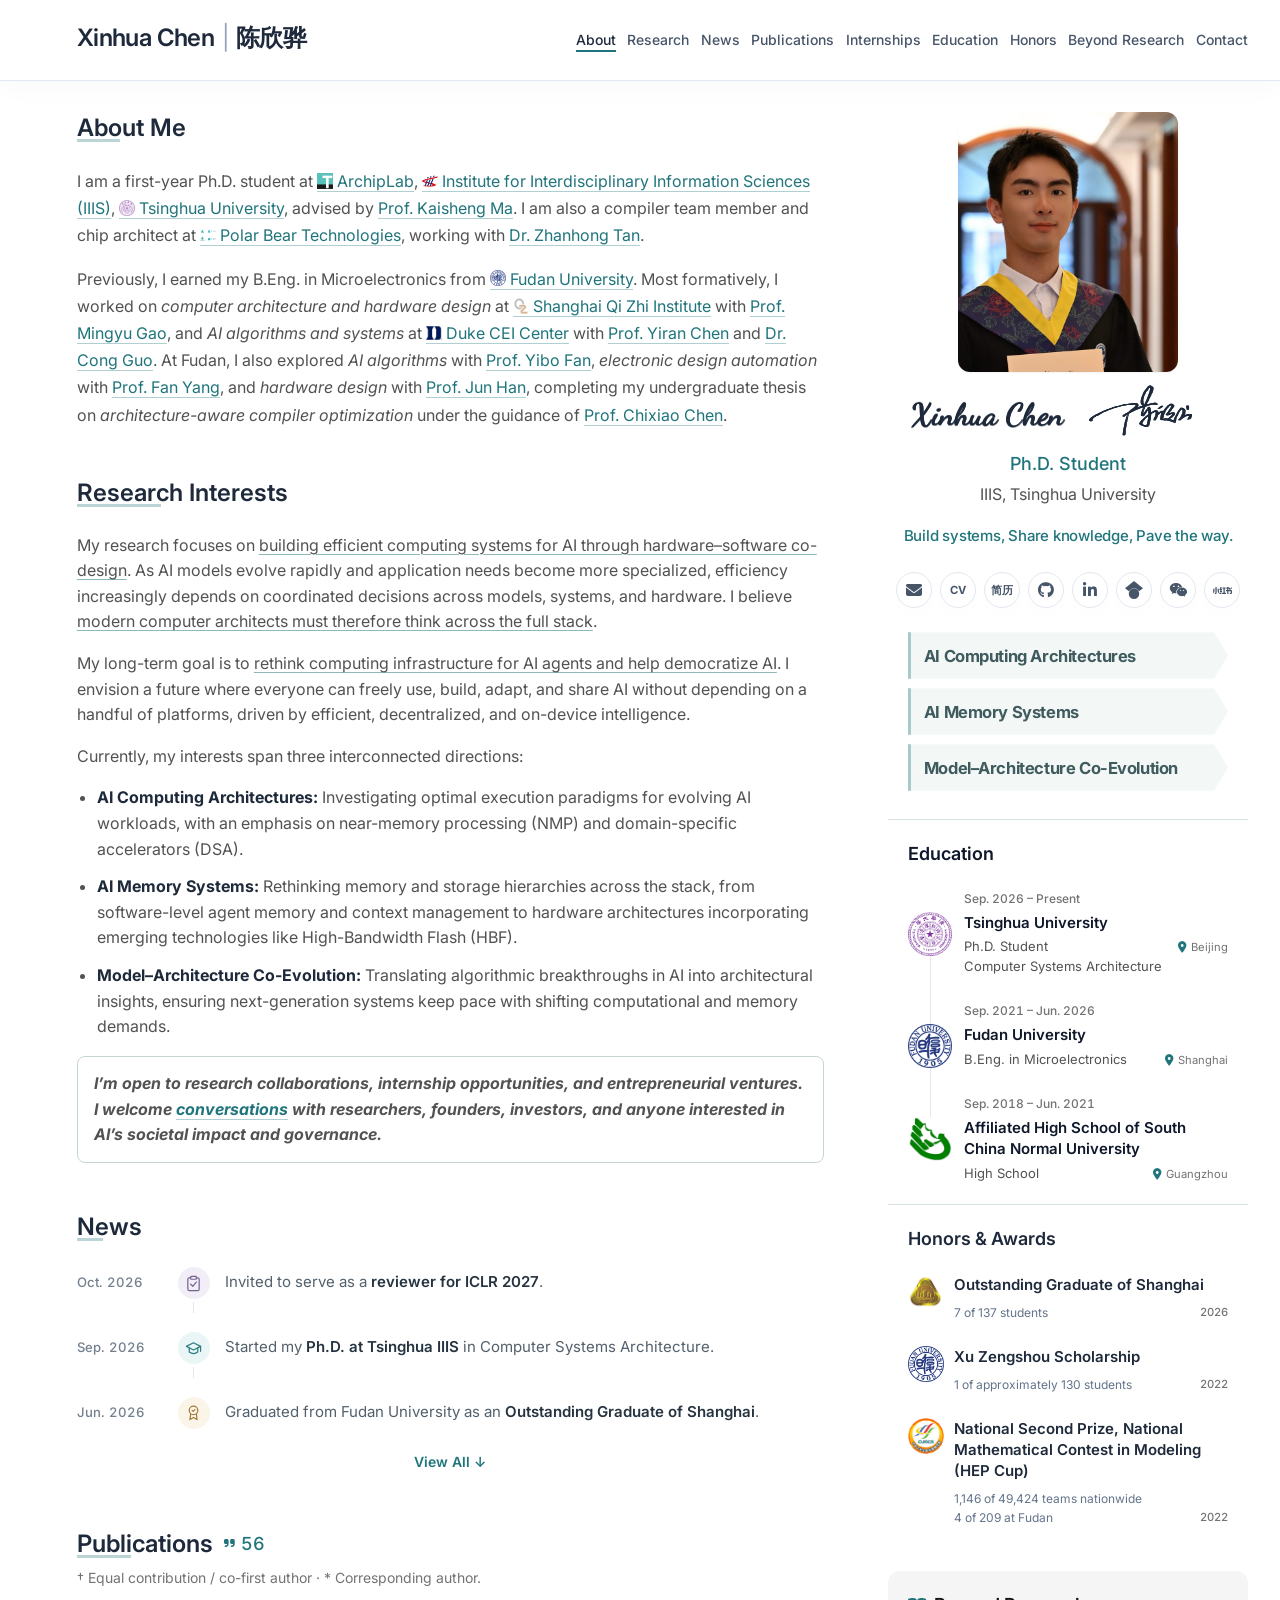
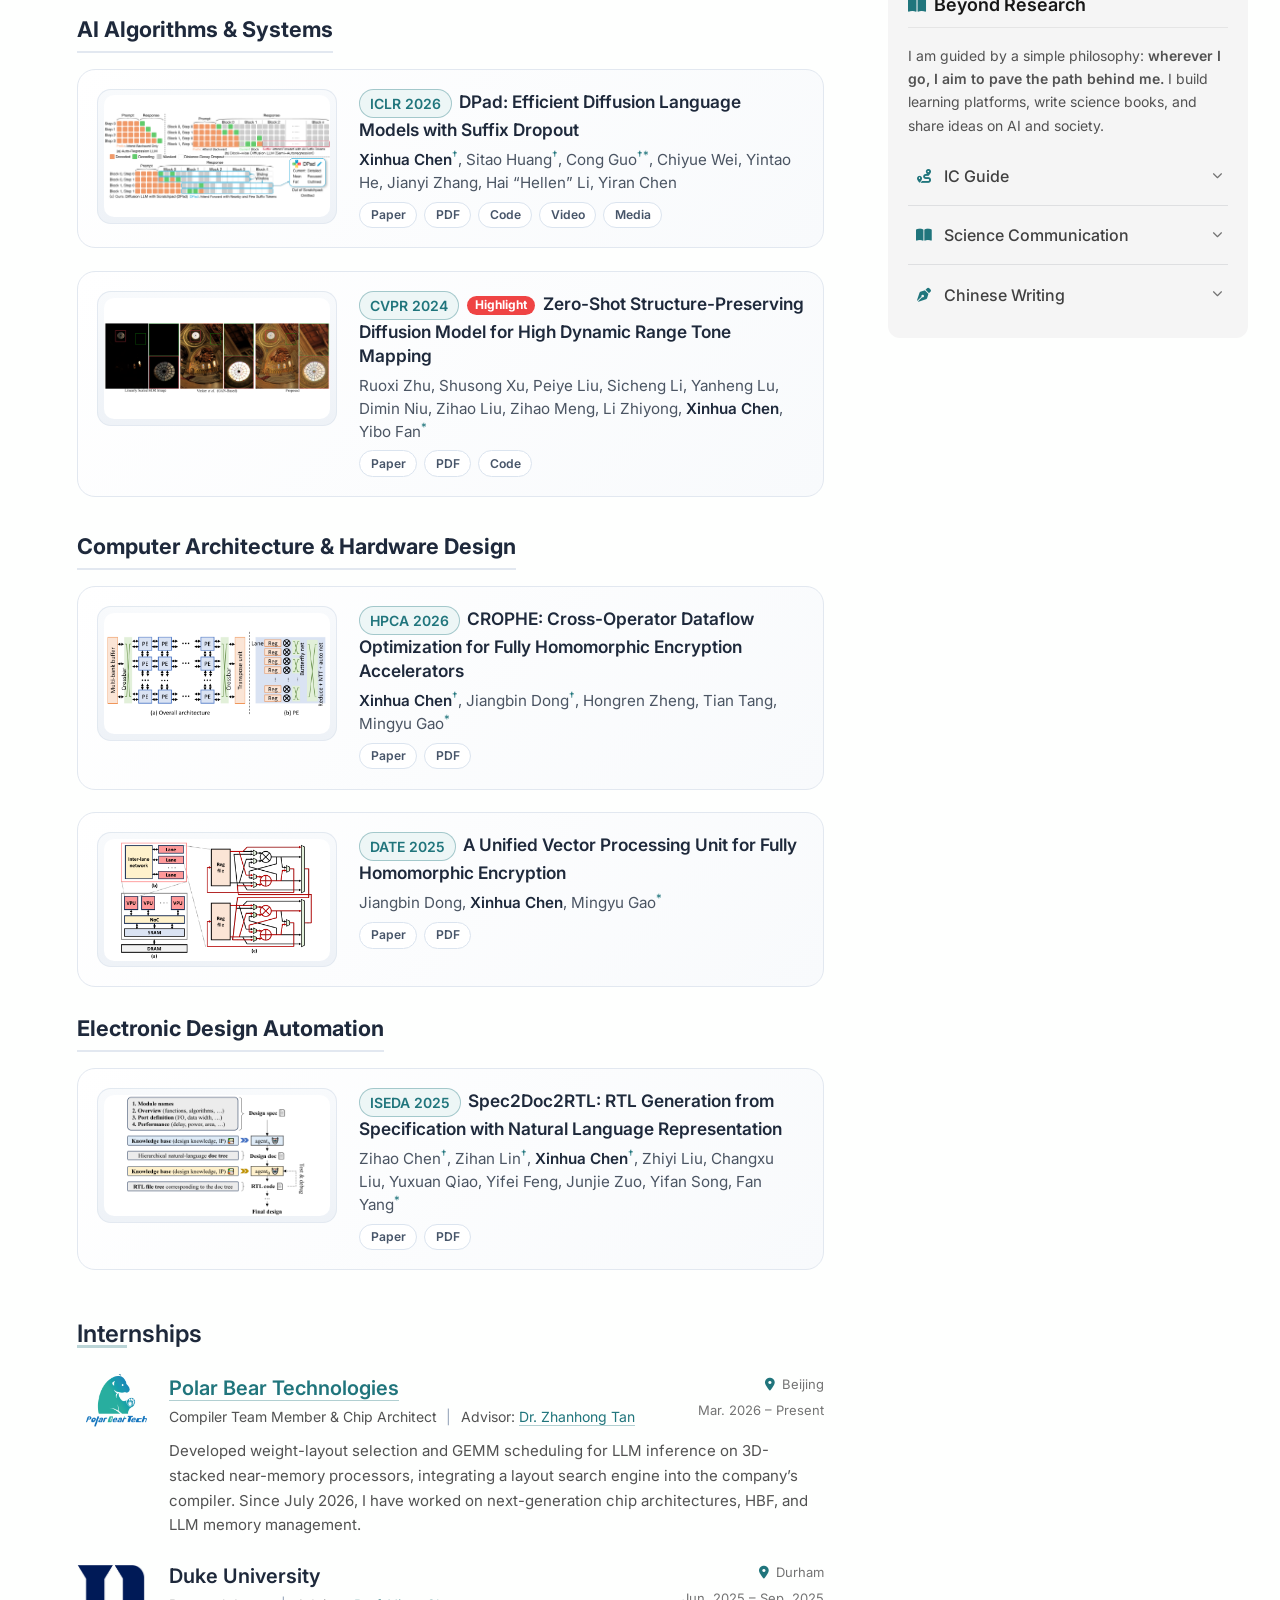
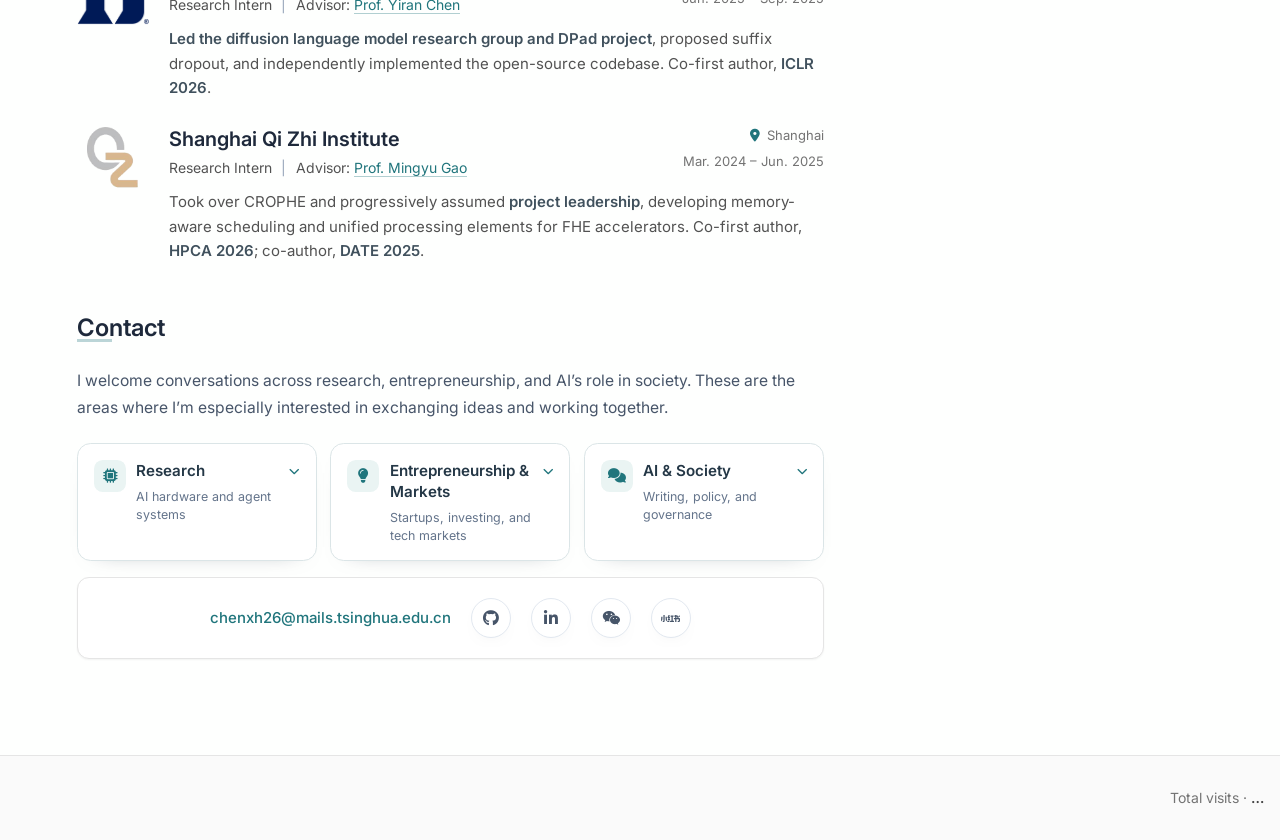
<file: site/index.html>
<!DOCTYPE html>
<html lang="en" class="scroll-smooth">
<head>
    <meta charset="UTF-8">
    <meta name="viewport" content="width=device-width, initial-scale=1.0">
    <title>Xinhua Chen | 陈欣骅</title>
    <meta name="description" content="Xinhua Chen, Ph.D. student at Tsinghua IIIS. Research in computer architecture, efficient language model inference, and fully homomorphic encryption accelerators.">
    <link rel="preconnect" href="https://fonts.googleapis.com">
    <link rel="preconnect" href="https://fonts.gstatic.com" crossorigin>
    <link rel="stylesheet" href="https://cdnjs.cloudflare.com/ajax/libs/font-awesome/6.4.0/css/all.min.css">
    <link rel="stylesheet" href="assets/tailwind.css?v=20261011-bilingual-brand">
    <link rel="stylesheet" href="styles.css?v=20261011-swapped-name">
    <link rel="preload" href="assets/profile.jpeg?v=20261015-optimized" as="image" fetchpriority="high">
    <link rel="preload" href="assets/signature/lockup.json" as="fetch" crossorigin="anonymous">
    <link rel="preload" href="assets/signature/data.json" as="fetch" crossorigin="anonymous">
    <script defer src="assets/signature/engine.js"></script>
    <script defer src="assets/signature/brand.js?v=20261015-faster"></script>
</head>
<body class="bg-background text-foreground antialiased font-sans" data-brand-font="dancing">
    <nav class="top-nav glass fixed top-0 left-0 right-0 z-50 transition-all duration-300">
        <div class="nav-container max-w-[1480px] mx-auto px-4 sm:px-6 lg:px-8">
            <div class="flex justify-between items-center h-16 xl:h-20">
                <div class="flex-shrink-0">
                    <a href="#" class="swap-nav-name" aria-label="Xinhua Chen, back to top">Xinhua Chen <span class="profile-name-divider">|</span> <span lang="zh">陈欣骅</span></a>
                </div>

                <div class="hidden xl:block">
                    <div class="ml-10 flex items-center space-x-8">
                        <ul class="nav-links flex">
                            <li><a href="#about" class="nav-item">About</a></li>
                            <li><a href="#research-thrust" class="nav-item">Research</a></li>
                            <li><a href="#latest-news" class="nav-item">News</a></li>
                            <li><a href="#publications" class="nav-item">Publications</a></li>
                            <li><a href="#experience" class="nav-item">Internships</a></li>
                            <li><a href="#educations" class="nav-item">Education</a></li>
                            <li><a href="#honors" class="nav-item">Honors</a></li>
                            <li><a href="#outreach" class="nav-item">Beyond Research</a></li>
                            <li><a href="#contact" class="nav-item">Contact</a></li>
                        </ul>
                    </div>
                </div>

                <div class="xl:hidden flex items-center">
                    <button class="mobile-menu-btn p-2 rounded-md text-neutral-600 hover:text-primary" aria-label="Toggle navigation" aria-controls="mobile-menu" aria-expanded="false">
                        <i class="fas fa-bars"></i>
                    </button>
                </div>
            </div>

            <div class="mobile-menu hidden xl:hidden absolute top-16 left-0 w-full bg-white/95 backdrop-blur-md border-b border-neutral-200 shadow-lg" id="mobile-menu">
                <ul class="flex flex-col py-4 px-4 space-y-4">
                    <li><a href="#about" class="mobile-nav-item block text-neutral-600 hover:text-primary font-medium">About</a></li>
                    <li><a href="#research-thrust" class="mobile-nav-item block text-neutral-600 hover:text-primary font-medium">Research</a></li>
                    <li><a href="#latest-news" class="mobile-nav-item block text-neutral-600 hover:text-primary font-medium">News</a></li>
                    <li><a href="#publications" class="mobile-nav-item block text-neutral-600 hover:text-primary font-medium">Publications</a></li>
                    <li><a href="#experience" class="mobile-nav-item block text-neutral-600 hover:text-primary font-medium">Internships</a></li>
                    <li><a href="#educations" class="mobile-nav-item block text-neutral-600 hover:text-primary font-medium">Education</a></li>
                    <li><a href="#honors" class="mobile-nav-item block text-neutral-600 hover:text-primary font-medium">Honors</a></li>
                    <li><a href="#outreach" class="mobile-nav-item block text-neutral-600 hover:text-primary font-medium">Beyond Research</a></li>
                    <li><a href="#contact" class="mobile-nav-item block text-neutral-600 hover:text-primary font-medium">Contact</a></li>
                </ul>
            </div>
        </div>
    </nav>

    <div class="brand-font-picker" aria-label="Preview English name fonts">
        <button class="brand-font-picker-toggle" type="button" aria-expanded="false" aria-controls="brand-font-picker-options">字体方案</button>
        <div class="brand-font-picker-options" id="brand-font-picker-options" hidden>
            <p>选择英文名字字体</p>
            <button type="button" data-brand-font-option="kaushan" aria-pressed="false"><span class="brand-font-sample brand-font-kaushan">Xinhua Chen</span><small>A · Kaushan Script</small></button>
            <button type="button" data-brand-font-option="berkshire" aria-pressed="false"><span class="brand-font-sample brand-font-berkshire">Xinhua Chen</span><small>B · Berkshire Swash</small></button>
            <button type="button" data-brand-font-option="dancing" aria-pressed="true"><span class="brand-font-sample brand-font-dancing">Xinhua Chen</span><small>C · Dancing Script</small></button>
            <button type="button" data-brand-font-option="pacifico" aria-pressed="false"><span class="brand-font-sample brand-font-pacifico">Xinhua Chen</span><small>D · Pacifico</small></button>
            <div class="signature-tuning" aria-label="调整签名">
                <p class="signature-tuning-title">签名微调</p>
                <label>英文大小 <output data-signature-value="en-size">157</output><input type="range" min="100" max="220" value="157" data-signature-control="en-size"></label>
                <label>英文横向比例 <output data-signature-value="en-width">102%</output><input type="range" min="85" max="125" value="102" data-signature-control="en-width"></label>
                <label>中文大小 <output data-signature-value="zh-size">140</output><input type="range" min="90" max="140" value="140" data-signature-control="zh-size"></label>
                <label>中英文间隔 <output data-signature-value="gap">17</output><input type="range" min="0" max="24" value="17" data-signature-control="gap"></label>
                <label>英文上下 <output data-signature-value="en-y">0</output><input type="range" min="-8" max="8" value="0" data-signature-control="en-y"></label>
                <label>中文上下 <output data-signature-value="zh-y">-1</output><input type="range" min="-8" max="8" value="-1" data-signature-control="zh-y"></label>
                <label>墨迹粗细 <output data-signature-value="weight">0.3</output><input type="range" min="0" max="2" step="0.1" value="0.3" data-signature-control="weight"></label>
                <button type="button" class="signature-tuning-save" data-signature-save>保存当前设置</button>
                <span class="signature-tuning-saved" data-signature-saved role="status" aria-live="polite"></span>
            </div>
        </div>
    </div>

    <main class="min-h-screen pt-20 lg:pt-28 pb-12">
        <div class="homepage-container w-full max-w-[1480px] mx-auto px-4 sm:px-6 lg:px-8">
            <div class="grid-layout">
                <div class="profile-column">
                    <div class="profile-card">
                        <div class="profile-image-container mb-6 mx-auto max-w-[180px]">
                            <img src="assets/profile.jpeg?v=20261015-optimized" alt="Xinhua Chen in graduation attire" class="profile-portrait w-full rounded-xl shadow-sm" width="220" height="260" loading="eager" decoding="async" fetchpriority="high">
                        </div>

                        <div class="text-center mb-6">
                            <h1 class="swap-profile-name" aria-label="Xinhua Chen | 陈欣骅">
                                <a href="#" class="signature-brand is-lockup-pending" aria-label="Xinhua Chen, back to top">
                                    <span class="signature-brand-name" aria-hidden="true">Xinhua Chen</span>
                                    <canvas class="signature-brand-name-canvas" aria-hidden="true"></canvas>
                                    <span class="signature-brand-ink" aria-hidden="true">
                                        <img src="assets/signature/signature.svg?v=20261011-signature-navy" alt="" width="800" height="380">
                                        <canvas></canvas>
                                    </span>
                                    <canvas class="signature-brand-lockup-canvas" aria-hidden="true"></canvas>
                                </a>
                            </h1>
                            <p class="text-lg text-accent font-medium mb-1">Ph.D. Student</p>
                            <p class="text-neutral-600 mb-2">IIIS, Tsinghua University</p>
                            <p class="profile-slogan">Build systems, Share knowledge, Pave the way.</p>
                        </div>

                        <div class="social-links flex flex-wrap justify-center gap-3 mb-6">
                            <a href="mailto:chenxh26@mails.tsinghua.edu.cn" class="social-btn" title="Email" aria-label="Email Xinhua Chen"><i class="fas fa-envelope" aria-hidden="true"></i></a>
                            <a href="assets/downloads/Xinhua_Chen_CV.pdf" target="_blank" rel="noopener noreferrer" class="social-btn" title="View English CV" aria-label="View English CV in a new tab"><span class="cv-label" aria-hidden="true">CV</span></a>
                            <a href="assets/downloads/Xinhua_Chen_CV_Chinese.pdf" target="_blank" rel="noopener noreferrer" class="social-btn" title="查看中文简历" aria-label="在新标签页查看中文简历" lang="zh"><span class="cv-label cv-label-zh" aria-hidden="true">简历</span></a>
                            <a href="https://github.com/Crys-Chen" target="_blank" rel="noopener noreferrer" class="social-btn" title="GitHub" aria-label="GitHub"><i class="fab fa-github" aria-hidden="true"></i></a>
                            <a href="https://www.linkedin.com/in/xinhua-欣骅-chen-陈-586653382" target="_blank" rel="noopener noreferrer" class="social-btn" title="LinkedIn" aria-label="LinkedIn"><i class="fab fa-linkedin-in" aria-hidden="true"></i></a>
                            <a href="https://scholar.google.com/citations?user=9-QFSy4AAAAJ&amp;hl=en" target="_blank" rel="noopener noreferrer" class="social-btn" title="Google Scholar" aria-label="Google Scholar"><span class="brand-icon scholar-icon" aria-hidden="true"></span></a>
                            <button type="button" class="social-btn" data-contact-qr="wechat" title="微信公众号" aria-label="微信公众号二维码" aria-haspopup="dialog" aria-controls="contact-qr-dialog"><i class="fab fa-weixin" aria-hidden="true"></i></button>
                            <a class="social-btn" href="https://www.xiaohongshu.com/user/profile/68313ca2000000000d009a5e" target="_blank" rel="noopener noreferrer" title="小红书" aria-label="Xiaohongshu"><span class="brand-icon xiaohongshu-icon" aria-hidden="true"></span></a>
                        </div>

                        <ul class="research-direction-tags" aria-label="Research directions">
                            <li>AI Computing Architectures</li>
                            <li>AI Memory Systems</li>
                            <li>Model–Architecture Co-Evolution</li>
                        </ul>
                    </div>
                        <section id="educations" class="education-sidebar scroll-mt-24">
                            <h3>Education</h3>
                            <article class="school-row">
                                <div class="school-date" aria-label="September 2026 to present"><time datetime="2026-09">Sep. 2026</time> <span>– Present</span></div>
                                <span class="school-logo tsinghua-logo"><img src="assets/schools/tsinghua-slide.png" alt="Tsinghua University emblem"></span>
                                <div class="school-info"><h4>Tsinghua University</h4><div class="school-subtitle"><p>Ph.D. Student</p><span class="school-location"><i class="fas fa-location-dot" aria-hidden="true"></i> Beijing</span></div><p>Computer Systems Architecture</p></div>
                            </article>
                            <article class="school-row">
                                <div class="school-date" aria-label="September 2021 to June 2026"><time datetime="2021-09">Sep. 2021</time> <time datetime="2026-06">– Jun. 2026</time></div>
                                <span class="school-logo fudan-logo"><img src="assets/schools/fudan-slide.png" alt="Fudan University emblem"></span>
                                <div class="school-info"><h4>Fudan University</h4><div class="school-subtitle"><p>B.Eng. in Microelectronics</p><span class="school-location"><i class="fas fa-location-dot" aria-hidden="true"></i> Shanghai</span></div></div>
                            </article>
                            <article class="school-row">
                                <div class="school-date" aria-label="September 2018 to June 2021"><time datetime="2018-09">Sep. 2018</time> <time datetime="2021-06">– Jun. 2021</time></div>
                                <span class="school-logo hsfz-logo"><img src="assets/schools/hsfz-slide.png" alt="华南师范大学附属中学校徽"></span>
                                <div class="school-info"><h4>Affiliated High School of South China Normal University</h4><div class="school-subtitle"><p>High School</p><span class="school-location"><i class="fas fa-location-dot" aria-hidden="true"></i> Guangzhou</span></div></div>
                            </article>
                        </section>
                        <section id="honors" class="honors-sidebar scroll-mt-24" aria-labelledby="honors-heading">
                            <div class="honors-sidebar-header">
                                <h2 id="honors-heading">Honors &amp; Awards</h2>
                                <button type="button" id="honors-toggle" class="inline-toggle" aria-controls="honors-container" aria-expanded="false">View All ↓</button>
                            </div>
                            <div id="honors-container" class="honors-list"></div>
                        </section>
                        <section id="outreach" class="outreach-sidebar scroll-mt-24" aria-labelledby="outreach-heading">
                            <h2 id="outreach-heading"><i class="fas fa-book-open" aria-hidden="true"></i> Beyond Research</h2>
                            <p class="outreach-sidebar-philosophy">I am guided by a simple philosophy: <strong>wherever I go, I aim to pave the path behind me.</strong> I build learning platforms, write science books, and share ideas on AI and society.</p>
                            <div class="outreach-cards">
                                <details class="outreach-project" id="outreach-guide">
                                    <summary><i class="fas fa-route outreach-entry-icon" aria-hidden="true"></i><span class="outreach-card-title">IC Guide</span><i class="fas fa-chevron-down outreach-chevron" aria-hidden="true"></i></summary>
                                    <div class="outreach-project-body">
                                    <p class="sidebar-project-description">I founded <em>IC Guide</em>, the first Chinese-language open IC self-study portal, to connect scattered coursework into clear learning paths and lower the barrier to entry.</p>
                                    <a class="outreach-media guide-preview" href="https://crys-chen.github.io/ic-guide/" aria-label="Explore IC Guide">
                                        <iframe src="assets/outreach/ic-guide-preview.html" title="IC Guide homepage with its animated heading" tabindex="-1" aria-hidden="true" loading="lazy"></iframe>
                                    </a>
                                    <a class="outreach-action" href="https://crys-chen.github.io/ic-guide/">Explore IC Guide <span aria-hidden="true">→</span></a>
                                    </div>
                                </details>
                                <details class="outreach-project" id="outreach-book">
                                    <summary><i class="fas fa-book-open outreach-entry-icon" aria-hidden="true"></i><span class="outreach-card-title">Science Communication</span><i class="fas fa-chevron-down outreach-chevron" aria-hidden="true"></i></summary>
                                    <div class="outreach-project-body">
                                    <p class="sidebar-project-description">I am the lead writer of a children’s science book with <a href="https://xhslink.cn/o/2GBCrM7FCgY">Tongleiren (<span lang="zh">童类人</span>)</a>, where I also serve as an invited reviewer.</p>
                                    <div class="sidebar-book-caption">
                                        <p class="sidebar-book-title"><em>Exploring the World of Semiconductors</em></p>
                                        <p class="sidebar-project-meta">Forthcoming late 2026</p>
                                    </div>
                                    <div class="outreach-media book-preview">
                                        <button type="button" data-outreach-image="assets/outreach/semiconductor-title-page.png" data-outreach-title="Exploring the World of Semiconductors" aria-label="Enlarge the book title page"><img src="assets/outreach/semiconductor-title-page.png" alt="Book title page with a white egret flying over solar panels" width="769" height="900" loading="lazy"></button>
                                        <button type="button" data-outreach-image="assets/outreach/semiconductor-materials.png" data-outreach-title="导体与绝缘体之间的‘墙头草’" aria-label="Enlarge the semiconductor science page"><img src="assets/outreach/semiconductor-materials.png" alt="Illustrated book page explaining conductors, insulators, and semiconductors" width="770" height="900" loading="lazy"></button>
                                    </div>
                                    </div>
                                </details>
                                <details class="outreach-project" id="outreach-writing">
                                    <summary><i class="fas fa-pen-nib outreach-entry-icon" aria-hidden="true"></i><span class="outreach-card-title">Chinese Writing</span><i class="fas fa-chevron-down outreach-chevron" aria-hidden="true"></i></summary>
                                    <div class="outreach-project-body">
                                    <p class="sidebar-project-description">I enjoy writing in Chinese about AI, technology, and society.</p>
                                    <div class="featured-essays">
                                        <a class="featured-essay" href="https://mp.weixin.qq.com/s?__biz=MzkxNTM3OTQzNQ==&amp;mid=2247484740&amp;idx=1&amp;sn=9d83e09115045f2c045a3c9a5104662e&amp;chksm=c0c61a5f7e9f4b59e85a2ce371d721b9494c367080428a4d435ed9a359a66a542ccae1cd14ba#rd" target="_blank" rel="noopener noreferrer"><img src="assets/writing/2247484740.jpg" alt="" width="959" height="409" loading="lazy"><span class="featured-essay-copy"><span class="featured-essay-title">The Dawn of AI Agents: Questions We Must Answer</span><span class="featured-essay-original" lang="zh">Agent 元年，我们将要回答的问题</span></span></a>
                                        <a class="featured-essay" href="https://mp.weixin.qq.com/s?__biz=MzkxNTM3OTQzNQ==&amp;mid=2247484773&amp;idx=1&amp;sn=2d0eef1e432b7f62ae9a76b5d4da2bc5&amp;chksm=c0ab6985c7c80ad5685bef1548c0268ba8429b05fb3a12d7e98c91e6fbd60878b0f61d862a95#rd" target="_blank" rel="noopener noreferrer"><img src="assets/writing/2247484773.jpg" alt="" width="1280" height="545" loading="lazy"><span class="featured-essay-copy"><span class="featured-essay-title">AI Doomerism Obscures the Questions That Matter Now</span><span class="featured-essay-original" lang="zh">“AI末世论”，掩盖了真正迫在眉睫的议题</span></span></a>
                                    </div>
                                    <a class="outreach-action" href="pages/writing.html">Read my essays <span aria-hidden="true">→</span></a>
                                    </div>
                                </details>
                            </div>
                        </section>
                </div>

                <div class="content-column space-y-12">
                    <section id="about" class="scroll-mt-24">
                        <div class="section-header mb-6">
                            <h2 class="text-2xl font-sans font-semibold text-primary">About Me</h2>
                        </div>
                        <div class="prose max-w-none text-neutral-600 text-left formal-font">
                            <p class="mb-4">I am a first-year Ph.D. student at <a class="link-highlight" href="https://group.iiis.tsinghua.edu.cn/~maks/"><img class="institution-icon" src="assets/organizations/archiplab.png" alt="" aria-hidden="true">ArchipLab</a>, <a class="link-highlight" href="https://iiis.tsinghua.edu.cn/"><img class="institution-icon" src="assets/organizations/iiis.png" alt="" aria-hidden="true">Institute for Interdisciplinary Information Sciences (IIIS)</a>, <a class="link-highlight" href="https://www.tsinghua.edu.cn/"><img class="institution-icon" src="assets/schools/tsinghua-slide.png" alt="" aria-hidden="true">Tsinghua University</a>, advised by <a class="link-highlight" href="https://iiis.tsinghua.edu.cn/rydw/qzjs/makaisheng.htm">Prof. Kaisheng Ma</a>. I am also a compiler team member and chip architect at <a class="link-highlight" href="https://www.qcc.com/firm/d4d630cc907d3109a41e35917a45f589.html"><img class="institution-icon" src="assets/organizations/polar-bear.png" alt="" aria-hidden="true">Polar Bear Technologies</a>, working with <a class="link-highlight" href="https://www.zhanhongtan.com/">Dr. Zhanhong Tan</a>.</p>
                            <p>Previously, I earned my B.Eng. in Microelectronics from <a class="link-highlight" href="https://www.fudan.edu.cn/"><img class="institution-icon" src="assets/schools/fudan-slide.png" alt="" aria-hidden="true">Fudan University</a>. Most formatively, I worked on <span class="research-area">computer architecture and hardware design</span> at <a class="link-highlight" href="https://www.sqz.ac.cn/"><img class="institution-icon" src="assets/organizations/qizhi-slide.png" alt="" aria-hidden="true">Shanghai Qi Zhi Institute</a> with <a class="link-highlight" href="https://people.iiis.tsinghua.edu.cn/~gaomy/">Prof. Mingyu Gao</a>, and <span class="research-area">AI algorithms and systems</span> at <a class="link-highlight" href="https://cei.pratt.duke.edu/"><img class="institution-icon" src="assets/organizations/duke-slide.png" alt="" aria-hidden="true">Duke CEI Center</a> with <a class="link-highlight" href="https://ece.duke.edu/people/yiran-chen/">Prof. Yiran Chen</a> and <a class="link-highlight" href="https://guocong.me/">Dr. Cong Guo</a>. At Fudan, I also explored <span class="research-area">AI algorithms</span> with <a class="link-highlight" href="https://viplab.fudan.edu.cn/about.html">Prof. Yibo Fan</a>, <span class="research-area">electronic design automation</span> with <a class="link-highlight" href="https://ephonic.github.io/">Prof. Fan Yang</a>, and <span class="research-area">hardware design</span> with <a class="link-highlight" href="https://icmne.fudan.edu.cn/2c/af/c48925a732335/page.htm">Prof. Jun Han</a>, completing my undergraduate thesis on <span class="research-area">architecture-aware compiler optimization</span> under the guidance of <a class="link-highlight" href="https://cihlab.github.io/cxchen.html">Prof. Chixiao Chen</a>.</p>
                        </div>
                    </section>

                    <section id="research-thrust" class="scroll-mt-24">
                        <div class="section-header mb-6"><h2 class="text-2xl font-sans font-semibold text-primary">Research Interests</h2></div>
                        <div class="space-y-4 text-neutral-600">
                            <p>My research focuses on <span class="research-emphasis">building efficient computing systems for AI through hardware–software co-design</span>. As AI models evolve rapidly and application needs become more specialized, efficiency increasingly depends on coordinated decisions across models, systems, and hardware. I believe <span class="research-emphasis">modern computer architects must therefore think across the full stack</span>.</p>
                            <p>My long-term goal is to <span class="research-emphasis">rethink computing infrastructure for AI agents and help democratize AI</span>. I envision a future where everyone can freely use, build, adapt, and share AI without depending on a handful of platforms, driven by efficient, decentralized, and on-device intelligence.</p>
                            <p>Currently, my interests span three interconnected directions:</p>
                            <ul class="list-disc pl-5 space-y-3">
                                <li><strong class="text-primary">AI Computing Architectures:</strong> Investigating optimal execution paradigms for evolving AI workloads, with an emphasis on near-memory processing (NMP) and domain-specific accelerators (DSA).</li>
                                <li><strong class="text-primary">AI Memory Systems:</strong> Rethinking memory and storage hierarchies across the stack, from software-level agent memory and context management to hardware architectures incorporating emerging technologies like High-Bandwidth Flash (HBF).</li>
                                <li><strong class="text-primary">Model–Architecture Co-Evolution:</strong> Translating algorithmic breakthroughs in AI into architectural insights, ensuring next-generation systems keep pace with shifting computational and memory demands.</li>
                            </ul>
                            <p class="collaboration-invitation">I’m open to research collaborations, internship opportunities, and entrepreneurial ventures. I welcome <a class="link-highlight" href="#contact">conversations</a> with researchers, founders, investors, and anyone interested in AI’s societal impact and governance.</p>
                        </div>
                    </section>

                    <section id="latest-news" class="scroll-mt-24">
                        <div class="section-header mb-6">
                            <h2 class="text-2xl font-sans font-semibold text-primary">News</h2>
                        </div>
                        <div id="news-container" class="news-list space-y-4"></div>
                        <div class="news-list-footer"><button type="button" id="news-toggle" class="inline-toggle" aria-controls="news-container" aria-expanded="false">View All ↓</button></div>
                    </section>

                    <section id="publications" class="scroll-mt-24">
                        <div class="section-header mb-6">
                            <div class="publication-heading-row">
                                <h2 class="text-2xl font-sans font-semibold text-primary">Publications</h2>
                                <a id="citation-count" class="citation-count" href="https://scholar.google.com/citations?user=9-QFSy4AAAAJ&amp;hl=en" target="_blank" rel="noopener noreferrer" aria-label="Total citations on Google Scholar">
                                    <i class="fa-solid fa-quote-right" aria-hidden="true"></i>
                                    <span data-citation-value>…</span>
                                </a>
                            </div>
                            <p class="text-sm text-neutral-500 mt-2">† Equal contribution / co-first author · * Corresponding author.</p>
                        </div>

                        <div id="featured-publications-container" class="publications-list space-y-6"></div>
                    </section>



                    <section id="experience" class="scroll-mt-24">
                        <div class="section-header mb-6"><h2 class="text-2xl font-sans font-semibold text-primary">Internships</h2></div>
                        <div class="space-y-6 text-neutral-600">
                            <article class="experience-entry">
                                <span class="organization-logo polar-logo"><img src="assets/organizations/polar-bear.png" alt="Polar Bear Technologies logo"></span>
                                <div>
                                <div class="experience-header">
                                    <div>
                                        <h3 class="text-xl font-sans font-semibold text-primary"><a class="link-highlight" href="https://www.qcc.com/firm/d4d630cc907d3109a41e35917a45f589.html"><span class="experience-company-link">Polar Bear Technologies</span></a></h3>
                                        <p class="experience-advisor"><span class="experience-role">Compiler Team Member &amp; Chip Architect</span> <span class="experience-advisor-group"><span class="experience-separator" aria-hidden="true">|</span> Advisor: <a class="link-highlight" href="https://www.zhanhongtan.com/">Dr. Zhanhong Tan</a></span></p>
                                    </div>
                                    <div class="experience-meta"><span><i class="fas fa-location-dot" aria-hidden="true"></i> Beijing</span><time>Mar. 2026 – Present</time></div>
                                </div>
                                <p class="experience-details">Developed weight-layout selection and GEMM scheduling for LLM inference on 3D-stacked near-memory processors, integrating a layout search engine into the company’s compiler. Since July 2026, I have worked on next-generation chip architectures, HBF, and LLM memory management.</p>
                            </div>
                            </article>
                            <article class="experience-entry">
                                <img class="organization-logo duke" src="assets/organizations/duke-slide.png" alt="Duke University logo">
                                <div>
                                <div class="experience-header">
                                    <div>
                                        <h3 class="text-xl font-sans font-semibold text-primary">Duke University</h3>
                                        <p class="experience-advisor"><span class="experience-role">Research Intern</span> <span class="experience-advisor-group"><span class="experience-separator" aria-hidden="true">|</span> Advisor: <a class="link-highlight" href="https://ece.duke.edu/people/yiran-chen/">Prof. Yiran Chen</a></span></p>
                                    </div>
                                    <div class="experience-meta"><span><i class="fas fa-location-dot" aria-hidden="true"></i> Durham</span><time>Jun. 2025 – Sep. 2025</time></div>
                                </div>
                                <p class="experience-details"><strong>Led the diffusion language model research group and DPad project</strong>, proposed suffix dropout, and independently implemented the open-source codebase. Co-first author, <strong>ICLR 2026</strong>.</p>
                            </div>
                            </article>
                            <article class="experience-entry">
                                <img class="organization-logo qizhi" src="assets/organizations/qizhi-slide.png" alt="Shanghai Qi Zhi Institute logo">
                                <div>
                                <div class="experience-header">
                                    <div>
                                        <h3 class="text-xl font-sans font-semibold text-primary">Shanghai Qi Zhi Institute</h3>
                                        <p class="experience-advisor"><span class="experience-role">Research Intern</span> <span class="experience-advisor-group"><span class="experience-separator" aria-hidden="true">|</span> Advisor: <a class="link-highlight" href="https://people.iiis.tsinghua.edu.cn/~gaomy/">Prof. Mingyu Gao</a></span></p>
                                    </div>
                                    <div class="experience-meta"><span><i class="fas fa-location-dot" aria-hidden="true"></i> Shanghai</span><time>Mar. 2024 – Jun. 2025</time></div>
                                </div>
                                <p class="experience-details">Took over CROPHE and progressively assumed <strong>project leadership</strong>, developing memory-aware scheduling and unified processing elements for FHE accelerators. Co-first author, <strong>HPCA 2026</strong>; co-author, <strong>DATE 2025</strong>.</p>
                            </div>
                            </article>
                        </div>
                    </section>



                    <section id="contact" class="scroll-mt-24">
                        <div class="section-header mb-6"><h2 class="text-2xl font-sans font-semibold text-primary">Contact</h2></div>
                        <div class="contact-content">
                            <p class="contact-intro">I welcome conversations across research, entrepreneurship, and AI’s role in society. These are the areas where I’m especially interested in exchanging ideas and working together.</p>
                            <div class="contact-topics">
                                <button type="button" class="contact-topic" aria-expanded="false" aria-controls="contact-research"><span class="contact-topic-icon"><i class="fas fa-microchip" aria-hidden="true"></i></span><span class="contact-topic-labels"><span class="contact-topic-title">Research</span><span class="contact-topic-subtitle">AI hardware and agent systems</span></span><i class="fas fa-chevron-down contact-topic-chevron" aria-hidden="true"></i></button>
                                <button type="button" class="contact-topic" aria-expanded="false" aria-controls="contact-ventures"><span class="contact-topic-icon"><i class="fas fa-lightbulb" aria-hidden="true"></i></span><span class="contact-topic-labels"><span class="contact-topic-title">Entrepreneurship &amp; Markets</span><span class="contact-topic-subtitle">Startups, investing, and tech markets</span></span><i class="fas fa-chevron-down contact-topic-chevron" aria-hidden="true"></i></button>
                                <button type="button" class="contact-topic" aria-expanded="false" aria-controls="contact-society"><span class="contact-topic-icon"><i class="fas fa-comments" aria-hidden="true"></i></span><span class="contact-topic-labels"><span class="contact-topic-title">AI &amp; Society</span><span class="contact-topic-subtitle">Writing, policy, and governance</span></span><i class="fas fa-chevron-down contact-topic-chevron" aria-hidden="true"></i></button>
                            </div>
                            <div class="contact-topic-panel" id="contact-research" hidden><p>My current work focuses on 3D-stacked near-memory processing and High-Bandwidth Flash (HBF). I study how emerging workloads, including workplace AI agents and world models, reshape compute and memory requirements.</p><p>I welcome collaborations on these topics and, more broadly, on redesigning computer systems for AI agents across the hardware–software stack.</p></div>
                            <div class="contact-topic-panel" id="contact-ventures" hidden><p>My technical perspective has helped me spot emerging opportunities in memory, CPUs, and EDA in public markets. I’m less certain how far that growth will go or how markets will price it, and I’d value investors’ perspectives.</p><p>I also have early startup ideas and hope to found a company in the next two to five years. I’d be glad to meet potential cofounders.</p></div>
                            <div class="contact-topic-panel" id="contact-society" hidden><p>A compelling technical vision does not guarantee a better society. In my essay <a href="https://mp.weixin.qq.com/s?__biz=MzkxNTM3OTQzNQ==&amp;mid=2247484773&amp;idx=1&amp;sn=2d0eef1e432b7f62ae9a76b5d4da2bc5&amp;chksm=c0ab6985c7c80ad5685bef1548c0268ba8429b05fb3a12d7e98c91e6fbd60878b0f61d862a95#rd" target="_blank" rel="noopener noreferrer">“AI Doomerism Obscures the Questions That Matter Now”</a> (in Chinese), I raise six questions about AI’s effects on human relationships, collective judgment, and the governance of on-device models. Addressing them calls for perspectives from psychology, sociology, economics, and law.</p><p>I welcome conversations and collaborations across these fields.</p></div>
                            <div class="contact-card bg-white rounded-xl shadow-sm border border-neutral-200 p-5">
                            <div class="social-links contact-social-links">
                            <a href="mailto:chenxh26@mails.tsinghua.edu.cn" class="contact-email" aria-label="Email Xinhua Chen">chenxh26@mails.tsinghua.edu.cn</a>
                            <a href="https://github.com/Crys-Chen" target="_blank" rel="noopener noreferrer" class="social-btn" title="GitHub" aria-label="GitHub"><i class="fab fa-github" aria-hidden="true"></i></a>
                            <a href="https://www.linkedin.com/in/xinhua-欣骅-chen-陈-586653382" target="_blank" rel="noopener noreferrer" class="social-btn" title="LinkedIn" aria-label="LinkedIn"><i class="fab fa-linkedin-in" aria-hidden="true"></i></a>
                            <button type="button" class="social-btn" data-contact-qr="wechat" title="微信公众号" aria-label="微信公众号二维码" aria-haspopup="dialog" aria-controls="contact-qr-dialog"><i class="fab fa-weixin" aria-hidden="true"></i></button>
                            <a class="social-btn" href="https://www.xiaohongshu.com/user/profile/68313ca2000000000d009a5e" target="_blank" rel="noopener noreferrer" title="小红书" aria-label="Xiaohongshu"><span class="brand-icon xiaohongshu-icon" aria-hidden="true"></span></a>
                            </div>
                            </div>
                        </div>
                    </section>
                </div>
            </div>
        </div>
    </main>

    <dialog id="outreach-preview-dialog" class="outreach-preview-dialog" aria-labelledby="outreach-preview-title">
        <div class="outreach-preview-header"><h2 id="outreach-preview-title"></h2><button type="button" aria-label="Close image preview">×</button></div>
        <img alt="">
    </dialog>

    <dialog id="contact-qr-dialog" class="contact-qr-dialog" aria-labelledby="contact-qr-title">
        <div class="contact-qr-header">
            <h2 id="contact-qr-title"></h2>
            <button type="button" class="contact-qr-close" aria-label="Close QR code"><i class="fas fa-xmark" aria-hidden="true"></i></button>
        </div>
        <img id="contact-qr-image" alt="" width="430" height="430">
        <p class="contact-qr-hint">扫描二维码关注 / Scan to follow</p>
    </dialog>

    <footer class="border-t border-neutral-200 py-8 mt-12 bg-neutral-50">
        <div class="max-w-[90rem] mx-auto px-4 text-right text-neutral-500 text-sm">
            <p>Total visits <span aria-hidden="true">·</span> <strong id="visit-count" class="text-neutral-700 font-semibold">…</strong></p>
        </div>
    </footer>

    <script src="script.js?v=20261010-contact-topics"></script>
    <script defer src="assets/signature/font-preview.js?v=20261011-signature-navy"></script>
    <script defer src="assets/visit.js?v=20261015-fallback"></script>
</body>
</html>
</file>
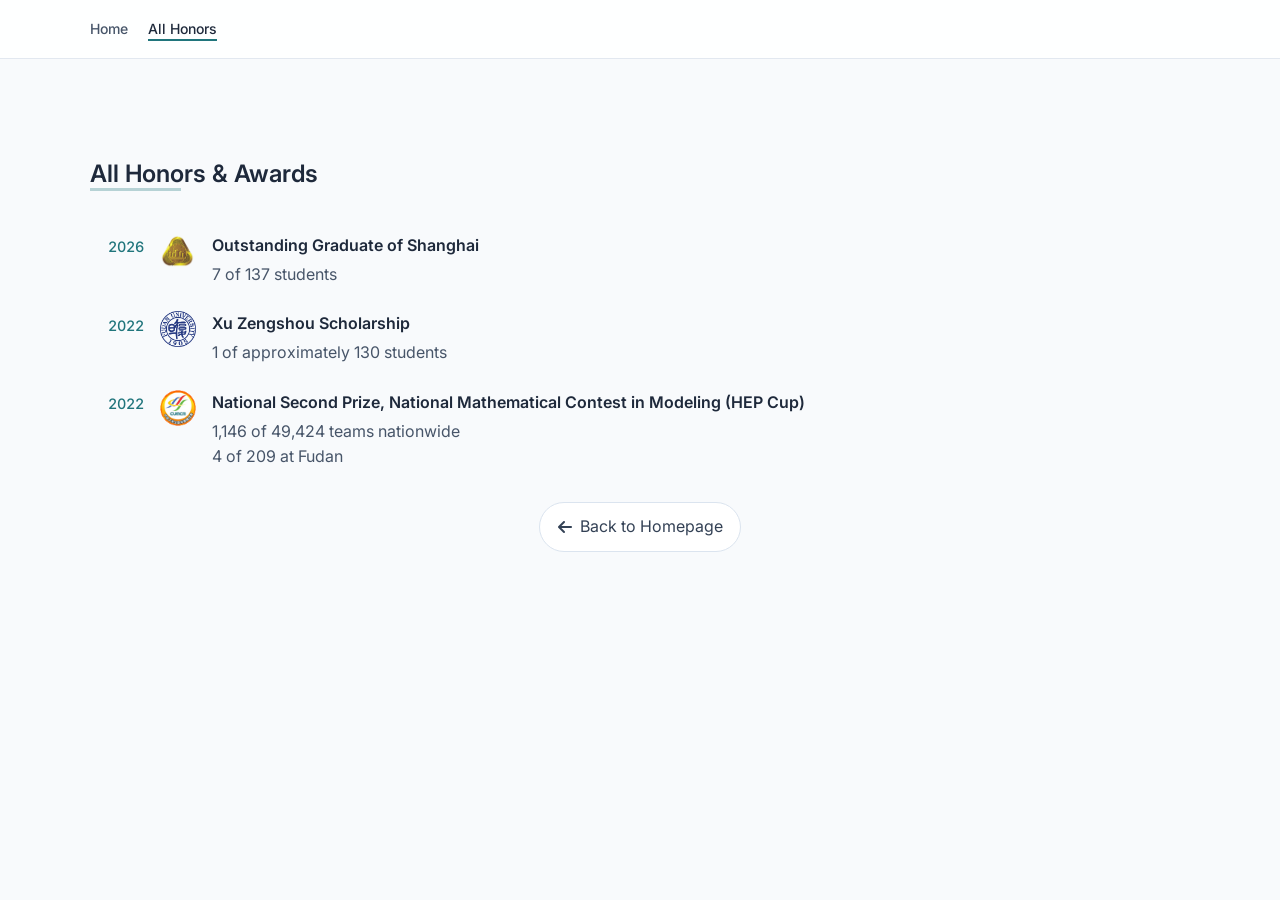
<file: site/pages/all-honors.html>
<!DOCTYPE html>
<html lang="en">
<head>
    <meta charset="UTF-8">
    <meta name="viewport" content="width=device-width, initial-scale=1.0">
    <title>All Honors & Awards - Xinhua Chen</title>
    <link rel="stylesheet" href="../styles.css">
    <link rel="stylesheet" href="https://cdnjs.cloudflare.com/ajax/libs/font-awesome/6.4.0/css/all.min.css">
</head>
<body>
    <nav class="top-nav">
        <ul class="nav-links" style="display:flex; gap:1.25rem; align-items:center; padding:1rem 1.25rem; max-width:1100px; margin:0 auto;">
            <li><a href="../index.html" class="nav-item">Home</a></li>
            <li><a href="#" class="nav-item active">All Honors</a></li>
        </ul>
    </nav>

    <div class="content-container">
        <div class="main-wrapper">
            <main class="main-content">
                <section id="all-honors" class="section">
                    <h2 class="section-title">All Honors & Awards</h2>
                    <div class="content-block">
                        <div id="all-honors-container" class="honors-list"></div>
                        <div class="view-all-container">
                            <a href="../index.html" class="view-all-btn"><i class="fas fa-arrow-left"></i> Back to Homepage</a>
                        </div>
                    </div>
                </section>
            </main>
        </div>
    </div>

    <script src="../script.js"></script>
    <script defer src="../assets/visit.js"></script>
</body>
</html>
</file>
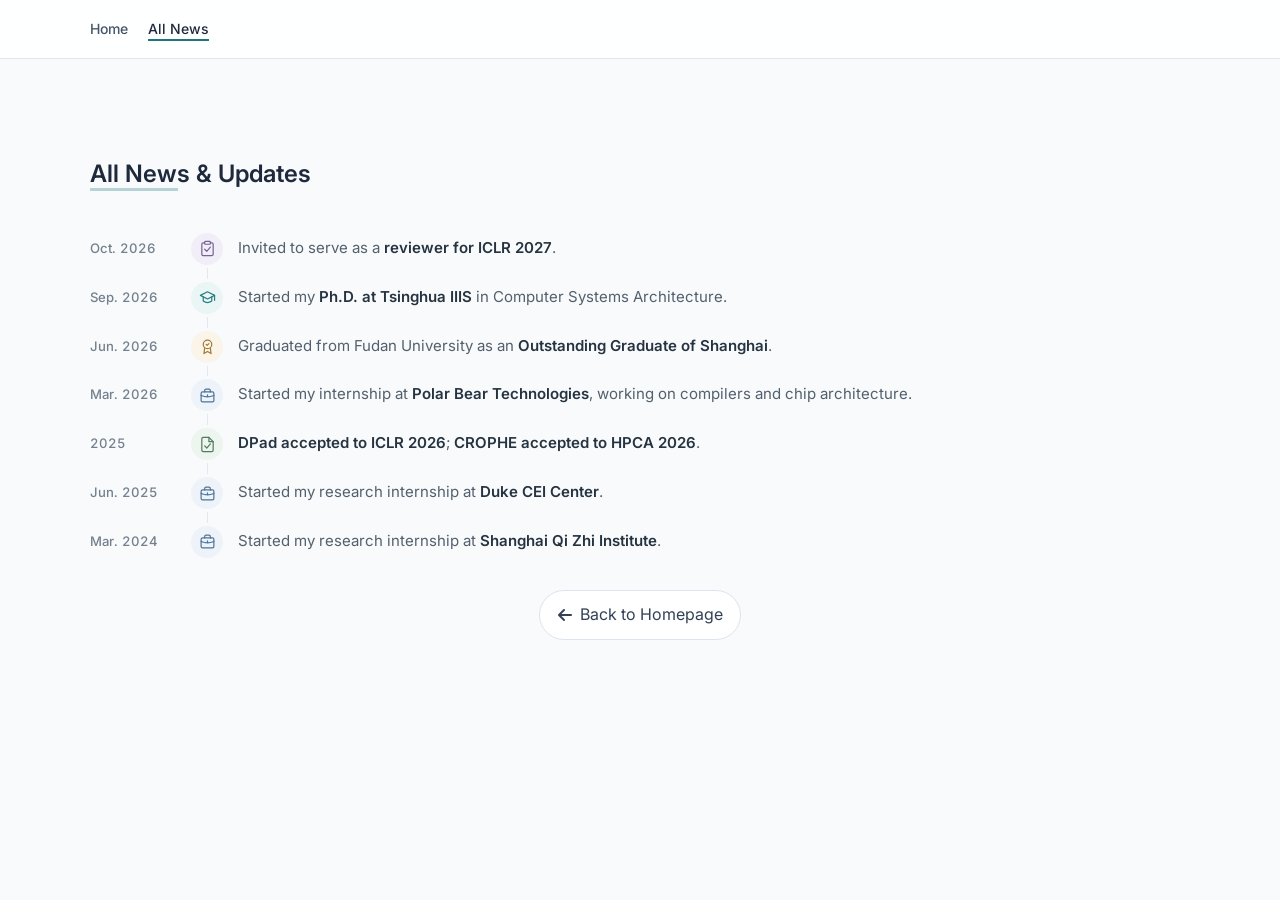
<file: site/pages/all-news.html>
<!DOCTYPE html>
<html lang="en">
<head>
    <meta charset="UTF-8">
    <meta name="viewport" content="width=device-width, initial-scale=1.0">
    <title>All News - Xinhua Chen</title>
    <link rel="stylesheet" href="../styles.css">
    <link rel="stylesheet" href="https://cdnjs.cloudflare.com/ajax/libs/font-awesome/6.4.0/css/all.min.css">
</head>
<body>
    <nav class="top-nav">
        <ul class="nav-links" style="display:flex; gap:1.25rem; align-items:center; padding:1rem 1.25rem; max-width:1100px; margin:0 auto;">
            <li><a href="../index.html" class="nav-item">Home</a></li>
            <li><a href="#" class="nav-item active">All News</a></li>
        </ul>
    </nav>

    <div class="content-container">
        <div class="main-wrapper">
            <main class="main-content">
                <section id="all-news" class="section">
                    <h2 class="section-title">All News & Updates</h2>
                    <div class="content-block">
                        <div id="all-news-container" class="news-list"></div>
                        <div class="view-all-container">
                            <a href="../index.html" class="view-all-btn"><i class="fas fa-arrow-left"></i> Back to Homepage</a>
                        </div>
                    </div>
                </section>
            </main>
        </div>
    </div>

    <script src="../script.js"></script>
    <script defer src="../assets/visit.js"></script>
</body>
</html>
</file>
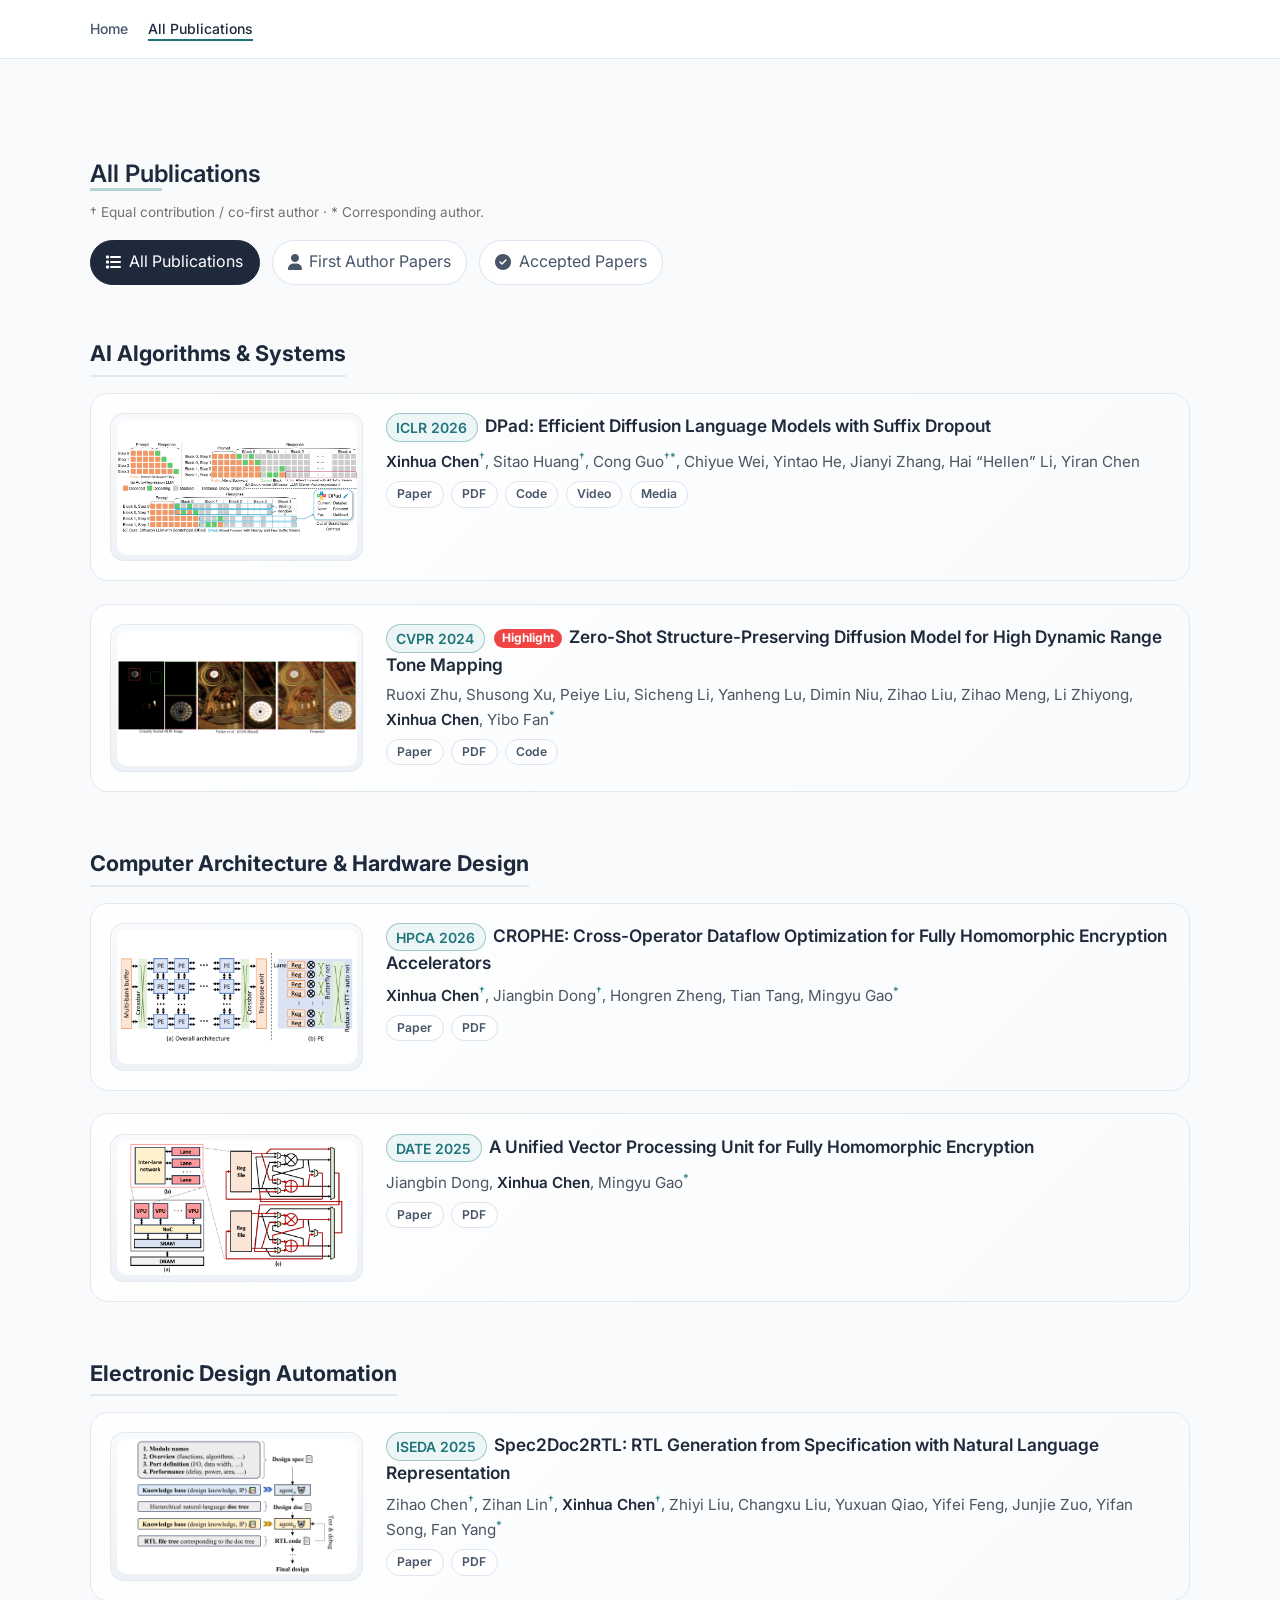
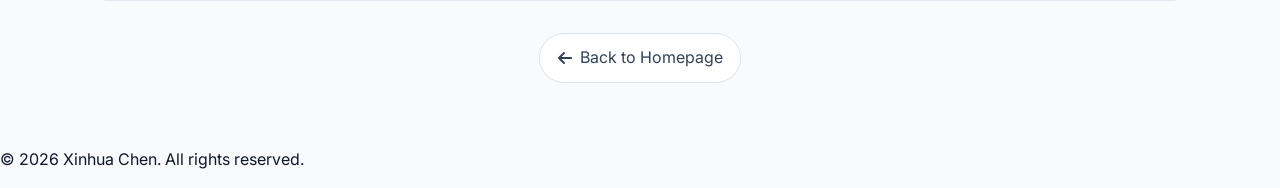
<file: site/pages/all-publications.html>
<!DOCTYPE html>
<html lang="en">
<head>
    <meta charset="UTF-8">
    <meta name="viewport" content="width=device-width, initial-scale=1.0">
    <title>All Publications - Xinhua Chen</title>
    <link rel="stylesheet" href="../styles.css?v=20261010-compact-venue-gap">
    <link rel="stylesheet" href="https://cdnjs.cloudflare.com/ajax/libs/font-awesome/6.4.0/css/all.min.css">
</head>
<body>
    <nav class="top-nav">
        <ul class="nav-links" style="display:flex; gap:1.25rem; align-items:center; padding:1rem 1.25rem; max-width:1100px; margin:0 auto;">
            <li><a href="../index.html" class="nav-item">Home</a></li>
            <li><a href="#" class="nav-item active">All Publications</a></li>
        </ul>
    </nav>

    <div class="content-container">
        <div class="main-wrapper">
            <main class="main-content">
                <section id="all-publications" class="section">
                    <h2 class="section-title">All Publications <span class="subtitle-text" id="filter-indicator"></span></h2>
                    <p class="pub-category-description">† Equal contribution / co-first author · * Corresponding author.</p>

                    <div class="publication-filters" style="margin-top: 0; padding-top: 0; border-top: none;">
                        <a href="all-publications.html" class="filter-link" id="filter-all">
                            <i class="fas fa-list"></i> All Publications
                        </a>
                        <a href="all-publications.html?filter=first-author" class="filter-link" id="filter-first">
                            <i class="fas fa-user"></i> First Author Papers
                        </a>
                        <a href="all-publications.html?filter=accepted" class="filter-link" id="filter-accepted">
                            <i class="fas fa-check-circle"></i> Accepted Papers
                        </a>
                    </div>

                    <div class="content-block" style="margin-top: 30px;">
                        <div id="all-publications-container" class="publications-list"></div>
                        <div class="view-all-container">
                            <a href="../index.html" class="view-all-btn"><i class="fas fa-arrow-left"></i> Back to Homepage</a>
                        </div>
                    </div>
                </section>
            </main>
        </div>
    </div>

    <footer>
        <p>&copy; <span id="current-year"></span> Xinhua Chen. All rights reserved.</p>
    </footer>

    <script src="../script.js?v=20261010-bilingual"></script>
    <script defer src="../assets/visit.js"></script>
</body>
</html>
</file>
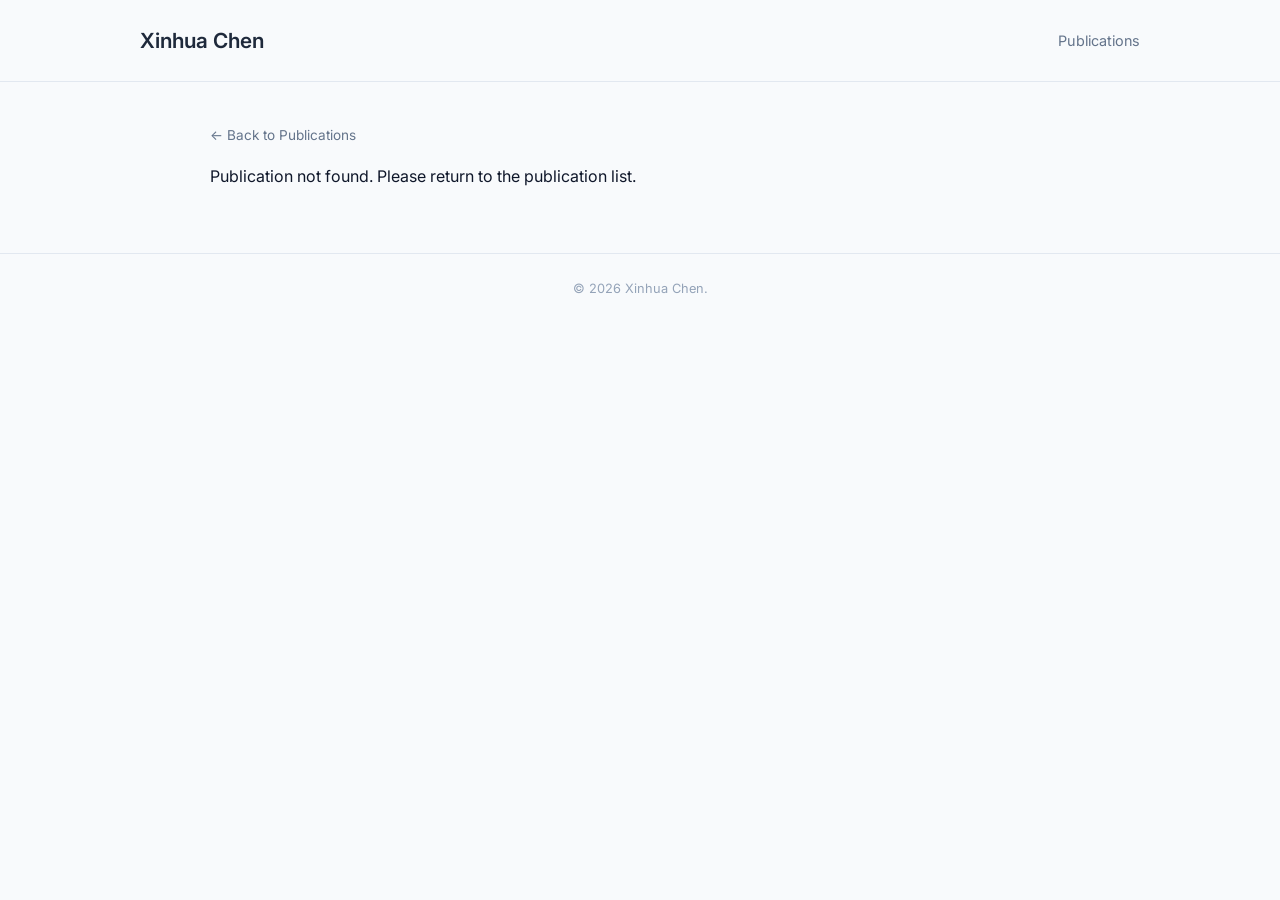
<file: site/pages/paper.html>
<!DOCTYPE html>
<html lang="en">
<head>
    <meta charset="UTF-8">
    <meta name="viewport" content="width=device-width, initial-scale=1.0">
    <title>Publication | Xinhua Chen</title>
    <link rel="stylesheet" href="../styles.css?v=20261010-compact-venue-gap">
</head>
<body class="paper-page">
    <header class="writing-topbar">
        <a class="writing-name" href="../index.html">Xinhua Chen</a>
        <nav aria-label="Main navigation"><a href="../index.html#publications">Publications</a></nav>
    </header>
    <main class="paper-detail-container">
        <a class="writing-back" href="../index.html#publications">← Back to Publications</a>
        <article id="paper-detail" aria-live="polite"><p>Loading publication…</p></article>
    </main>
    <footer class="writing-footer">© <span id="current-year">2026</span> Xinhua Chen.</footer>
    <script src="../script.js?v=20261010-bilingual"></script>
    <script defer src="../assets/visit.js"></script>
</body>
</html>
</file>
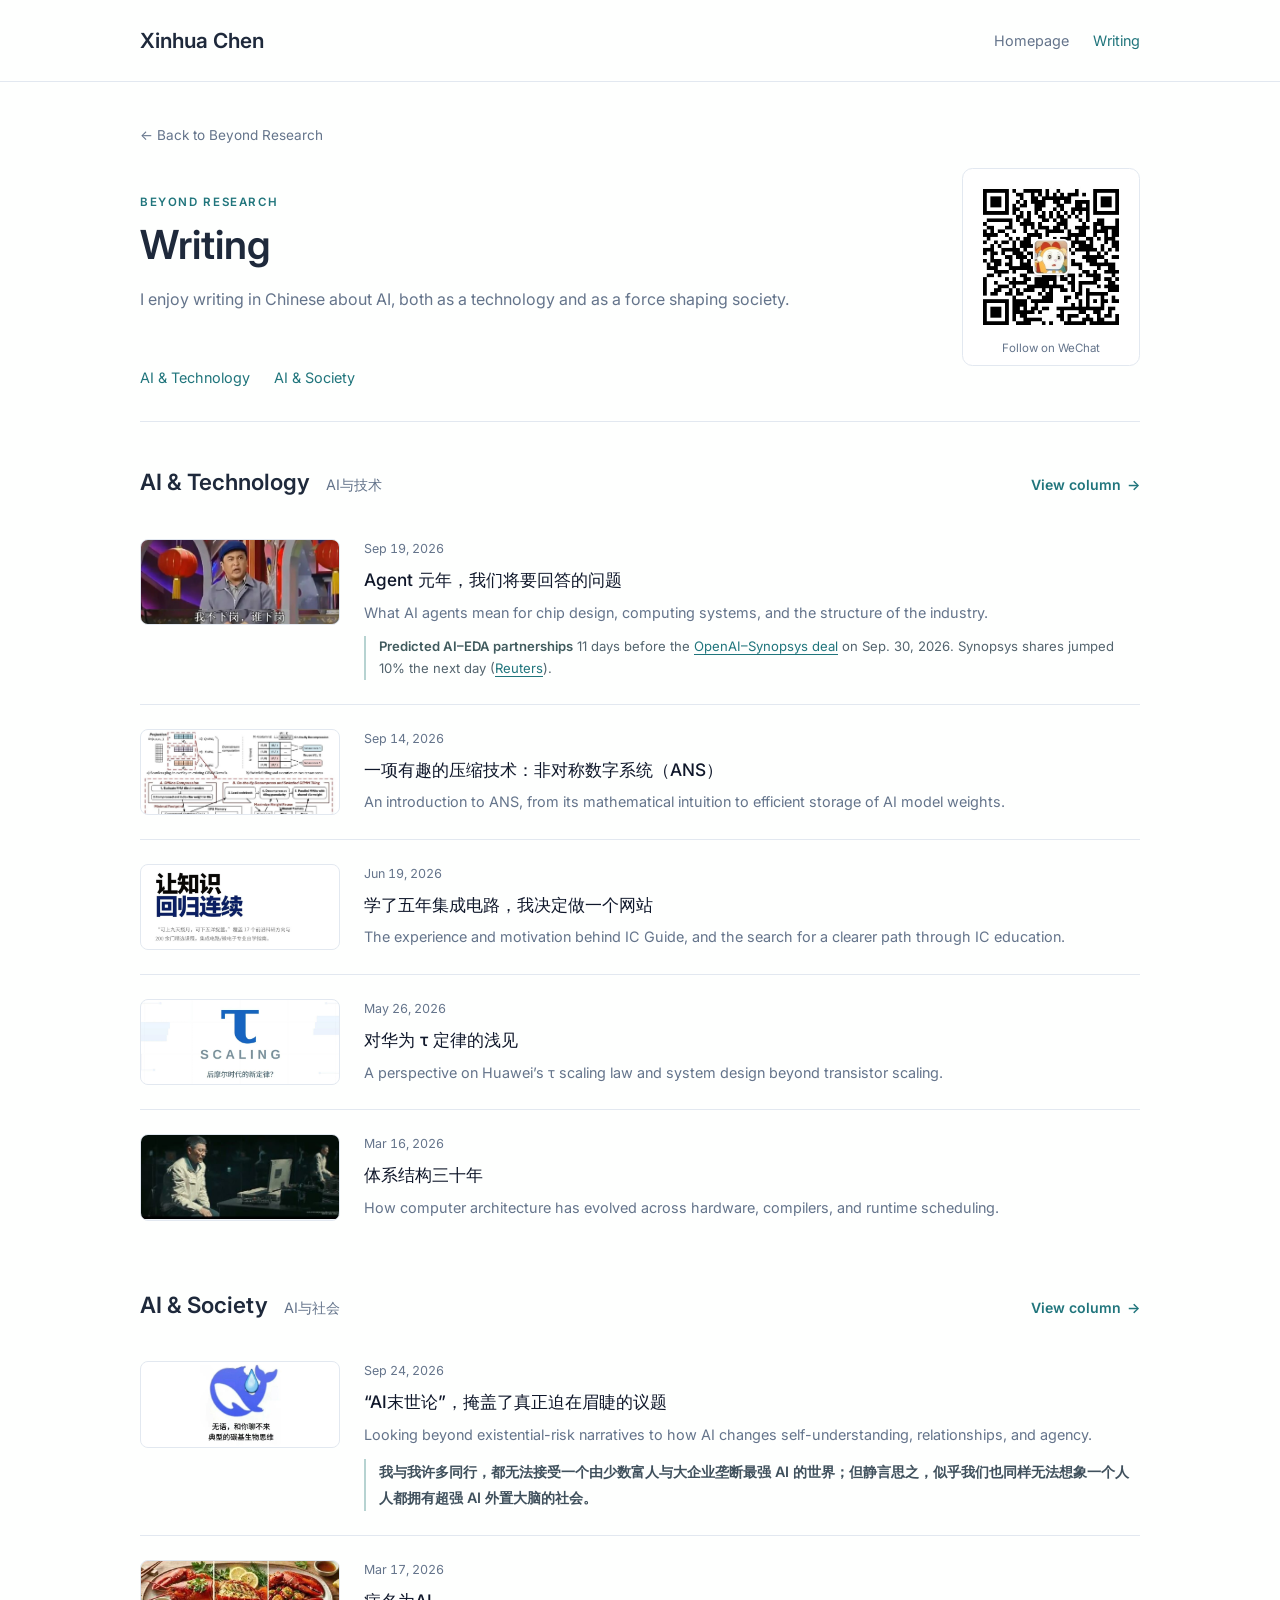
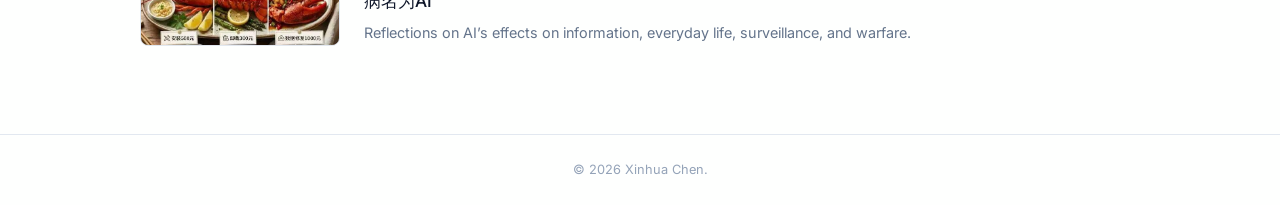
<file: site/pages/writing.html>
<!DOCTYPE html>
<html lang="en"><head><meta charset="UTF-8"><meta name="viewport" content="width=device-width, initial-scale=1.0"><title>Writing | Xinhua Chen</title><meta name="description" content="Chinese essays by Xinhua Chen on AI technology and its effects on society."><link rel="stylesheet" href="../styles.css?v=20261010-writing-qr"></head>
<body class="writing-page"><header class="writing-topbar"><a class="writing-name" href="../index.html">Xinhua Chen</a><nav aria-label="Main navigation"><a href="../index.html#outreach">Homepage</a><a href="writing.html" aria-current="page">Writing</a></nav></header><main class="writing-container"><a class="writing-back" href="../index.html#outreach">← Back to Beyond Research</a><div class="writing-hero"><div class="writing-heading"><p class="writing-eyebrow">BEYOND RESEARCH</p><h1>Writing</h1><p>I enjoy writing in Chinese about AI, both as a technology and as a force shaping society.</p></div><div class="writing-qr"><img src="../assets/contact/wechat-qr.jpg" alt="QR code for Xinhua Chen’s WeChat public account" width="430" height="430"><span>Follow on WeChat</span></div></div><nav class="writing-jump-links" aria-label="Writing columns"><a href="#technology">AI &amp; Technology</a><a href="#society">AI &amp; Society</a></nav><section id="technology" class="writing-section" aria-labelledby="column-0"><div class="writing-section-header"><h2 id="column-0">AI &amp; Technology<span lang="zh">AI与技术</span></h2><a class="outreach-action" href="https://mp.weixin.qq.com/mp/appmsgalbum?__biz=MzkxNTM3OTQzNQ==&amp;action=getalbum&amp;album_id=4449002071421468674#wechat_redirect" target="_blank" rel="noopener noreferrer">View column <span aria-hidden="true">→</span></a></div><div class="essay-list"><article class="essay-entry"><a class="essay-cover" href="https://mp.weixin.qq.com/s?__biz=MzkxNTM3OTQzNQ==&amp;mid=2247484740&amp;idx=1&amp;sn=9d83e09115045f2c045a3c9a5104662e&amp;chksm=c0c61a5f7e9f4b59e85a2ce371d721b9494c367080428a4d435ed9a359a66a542ccae1cd14ba#rd" target="_blank" rel="noopener noreferrer" aria-label="Agent 元年，我们将要回答的问题"><img src="../assets/writing/2247484740.jpg" alt="Agent 元年，我们将要回答的问题封面" loading="lazy" width="900" height="383"></a><time datetime="2026-09-19">Sep 19, 2026</time><div><h3 lang="zh"><a href="https://mp.weixin.qq.com/s?__biz=MzkxNTM3OTQzNQ==&amp;mid=2247484740&amp;idx=1&amp;sn=9d83e09115045f2c045a3c9a5104662e&amp;chksm=c0c61a5f7e9f4b59e85a2ce371d721b9494c367080428a4d435ed9a359a66a542ccae1cd14ba#rd" target="_blank" rel="noopener noreferrer">Agent 元年，我们将要回答的问题</a></h3><p>What AI agents mean for chip design, computing systems, and the structure of the industry.</p><p class="essay-note"><strong>Predicted AI–EDA partnerships</strong> 11 days before the <a href="https://news.synopsys.com/2026-09-30-OpenAI-and-Synopsys-Announce-GPT-Synopsys-Frontier-Intelligence-to-Revolutionize-Chip-Design" target="_blank" rel="noopener noreferrer">OpenAI–Synopsys deal</a> on Sep. 30, 2026. Synopsys shares jumped 10% the next day (<a href="https://www.channelnewsasia.com/business/synopsys-shares-jump-robust-growth-outlook-openai-and-aws-deals-6425011" target="_blank" rel="noopener noreferrer">Reuters</a>).</p></div></article><article class="essay-entry"><a class="essay-cover" href="https://mp.weixin.qq.com/s?__biz=MzkxNTM3OTQzNQ==&amp;mid=2247484726&amp;idx=1&amp;sn=c487fb0a345683ad92c0266826090083&amp;chksm=c0a7078068c4b47aaa3d2758405ac7e618950cb06c2347eb7e4bb0842c1a811b4d35885ae44b#rd" target="_blank" rel="noopener noreferrer" aria-label="一项有趣的压缩技术：非对称数字系统（ANS）"><img src="../assets/writing/2247484726.jpg" alt="一项有趣的压缩技术：非对称数字系统（ANS）封面" loading="lazy" width="900" height="383"></a><time datetime="2026-09-14">Sep 14, 2026</time><div><h3 lang="zh"><a href="https://mp.weixin.qq.com/s?__biz=MzkxNTM3OTQzNQ==&amp;mid=2247484726&amp;idx=1&amp;sn=c487fb0a345683ad92c0266826090083&amp;chksm=c0a7078068c4b47aaa3d2758405ac7e618950cb06c2347eb7e4bb0842c1a811b4d35885ae44b#rd" target="_blank" rel="noopener noreferrer">一项有趣的压缩技术：非对称数字系统（ANS）</a></h3><p>An introduction to ANS, from its mathematical intuition to efficient storage of AI model weights.</p></div></article><article class="essay-entry"><a class="essay-cover" href="https://mp.weixin.qq.com/s?__biz=MzkxNTM3OTQzNQ==&amp;mid=2247484568&amp;idx=1&amp;sn=d953fcc8f8c5cdb7a0f56a46cfffc690&amp;chksm=c0d243a8defca1c023b642e9130cf2edaece2c88bdd768a4ef5a7fdffc64584c359608fd517f#rd" target="_blank" rel="noopener noreferrer" aria-label="学了五年集成电路，我决定做一个网站"><img src="../assets/writing/2247484568.jpg" alt="学了五年集成电路，我决定做一个网站封面" loading="lazy" width="900" height="383"></a><time datetime="2026-06-19">Jun 19, 2026</time><div><h3 lang="zh"><a href="https://mp.weixin.qq.com/s?__biz=MzkxNTM3OTQzNQ==&amp;mid=2247484568&amp;idx=1&amp;sn=d953fcc8f8c5cdb7a0f56a46cfffc690&amp;chksm=c0d243a8defca1c023b642e9130cf2edaece2c88bdd768a4ef5a7fdffc64584c359608fd517f#rd" target="_blank" rel="noopener noreferrer">学了五年集成电路，我决定做一个网站</a></h3><p>The experience and motivation behind IC Guide, and the search for a clearer path through IC education.</p></div></article><article class="essay-entry"><a class="essay-cover" href="https://mp.weixin.qq.com/s?__biz=MzkxNTM3OTQzNQ==&amp;mid=2247484431&amp;idx=1&amp;sn=93fa1d2f329bd8a99975f294d2b0558c&amp;chksm=c06c012c40d294bd3b2496eb08822e30c60d422531f383660bd3aaea5b10d3b08c80aeccc635#rd" target="_blank" rel="noopener noreferrer" aria-label="对华为 τ 定律的浅见"><img src="../assets/writing/2247484431.jpg" alt="对华为 τ 定律的浅见封面" loading="lazy" width="900" height="383"></a><time datetime="2026-05-26">May 26, 2026</time><div><h3 lang="zh"><a href="https://mp.weixin.qq.com/s?__biz=MzkxNTM3OTQzNQ==&amp;mid=2247484431&amp;idx=1&amp;sn=93fa1d2f329bd8a99975f294d2b0558c&amp;chksm=c06c012c40d294bd3b2496eb08822e30c60d422531f383660bd3aaea5b10d3b08c80aeccc635#rd" target="_blank" rel="noopener noreferrer">对华为 τ 定律的浅见</a></h3><p>A perspective on Huawei’s τ scaling law and system design beyond transistor scaling.</p></div></article><article class="essay-entry"><a class="essay-cover" href="https://mp.weixin.qq.com/s?__biz=MzkxNTM3OTQzNQ==&amp;mid=2247484353&amp;idx=1&amp;sn=917c49a9d52467ed8176f1df63548157&amp;chksm=c0b68c96ac50886005f4136d73228817cf895f6816671c677a39d19032b93f394c12b9e0d31e#rd" target="_blank" rel="noopener noreferrer" aria-label="体系结构三十年"><img src="../assets/writing/2247484353.jpg" alt="体系结构三十年封面" loading="lazy" width="900" height="383"></a><time datetime="2026-03-16">Mar 16, 2026</time><div><h3 lang="zh"><a href="https://mp.weixin.qq.com/s?__biz=MzkxNTM3OTQzNQ==&amp;mid=2247484353&amp;idx=1&amp;sn=917c49a9d52467ed8176f1df63548157&amp;chksm=c0b68c96ac50886005f4136d73228817cf895f6816671c677a39d19032b93f394c12b9e0d31e#rd" target="_blank" rel="noopener noreferrer">体系结构三十年</a></h3><p>How computer architecture has evolved across hardware, compilers, and runtime scheduling.</p></div></article></div></section><section id="society" class="writing-section" aria-labelledby="column-1"><div class="writing-section-header"><h2 id="column-1">AI &amp; Society<span lang="zh">AI与社会</span></h2><a class="outreach-action" href="https://mp.weixin.qq.com/mp/appmsgalbum?__biz=MzkxNTM3OTQzNQ==&amp;action=getalbum&amp;album_id=4449001890747629569#wechat_redirect" target="_blank" rel="noopener noreferrer">View column <span aria-hidden="true">→</span></a></div><div class="essay-list"><article class="essay-entry"><a class="essay-cover" href="https://mp.weixin.qq.com/s?__biz=MzkxNTM3OTQzNQ==&amp;mid=2247484773&amp;idx=1&amp;sn=2d0eef1e432b7f62ae9a76b5d4da2bc5&amp;chksm=c0ab6985c7c80ad5685bef1548c0268ba8429b05fb3a12d7e98c91e6fbd60878b0f61d862a95#rd" target="_blank" rel="noopener noreferrer" aria-label="“AI末世论”，掩盖了真正迫在眉睫的议题"><img src="../assets/writing/2247484773.jpg" alt="“AI末世论”，掩盖了真正迫在眉睫的议题封面" loading="lazy" width="900" height="383"></a><time datetime="2026-09-24">Sep 24, 2026</time><div><h3 lang="zh"><a href="https://mp.weixin.qq.com/s?__biz=MzkxNTM3OTQzNQ==&amp;mid=2247484773&amp;idx=1&amp;sn=2d0eef1e432b7f62ae9a76b5d4da2bc5&amp;chksm=c0ab6985c7c80ad5685bef1548c0268ba8429b05fb3a12d7e98c91e6fbd60878b0f61d862a95#rd" target="_blank" rel="noopener noreferrer">“AI末世论”，掩盖了真正迫在眉睫的议题</a></h3><p>Looking beyond existential-risk narratives to how AI changes self-understanding, relationships, and agency.</p><blockquote class="essay-quote" lang="zh"><p><strong>我与我许多同行，都无法接受一个由少数富人与大企业垄断最强 AI 的世界；但静言思之，似乎我们也同样无法想象一个人人都拥有超强 AI 外置大脑的社会。</strong></p></blockquote></div></article><article class="essay-entry"><a class="essay-cover" href="https://mp.weixin.qq.com/s?__biz=MzkxNTM3OTQzNQ==&amp;mid=2247484361&amp;idx=1&amp;sn=eac3562ac65280a5db560d19e2101ba8&amp;chksm=c0fec7238f15ff402dd7771cc004bba52133409429138590b52604ad96c06139ca75063efd14#rd" target="_blank" rel="noopener noreferrer" aria-label="病名为AI"><img src="../assets/writing/2247484361.jpg" alt="病名为AI封面" loading="lazy" width="900" height="383"></a><time datetime="2026-03-17">Mar 17, 2026</time><div><h3 lang="zh"><a href="https://mp.weixin.qq.com/s?__biz=MzkxNTM3OTQzNQ==&amp;mid=2247484361&amp;idx=1&amp;sn=eac3562ac65280a5db560d19e2101ba8&amp;chksm=c0fec7238f15ff402dd7771cc004bba52133409429138590b52604ad96c06139ca75063efd14#rd" target="_blank" rel="noopener noreferrer">病名为AI</a></h3><p>Reflections on AI’s effects on information, everyday life, surveillance, and warfare.</p></div></article></div></section></main><footer class="writing-footer">© 2026 Xinhua Chen.</footer>    <script defer src="../assets/visit.js"></script>
</body></html>
</file>
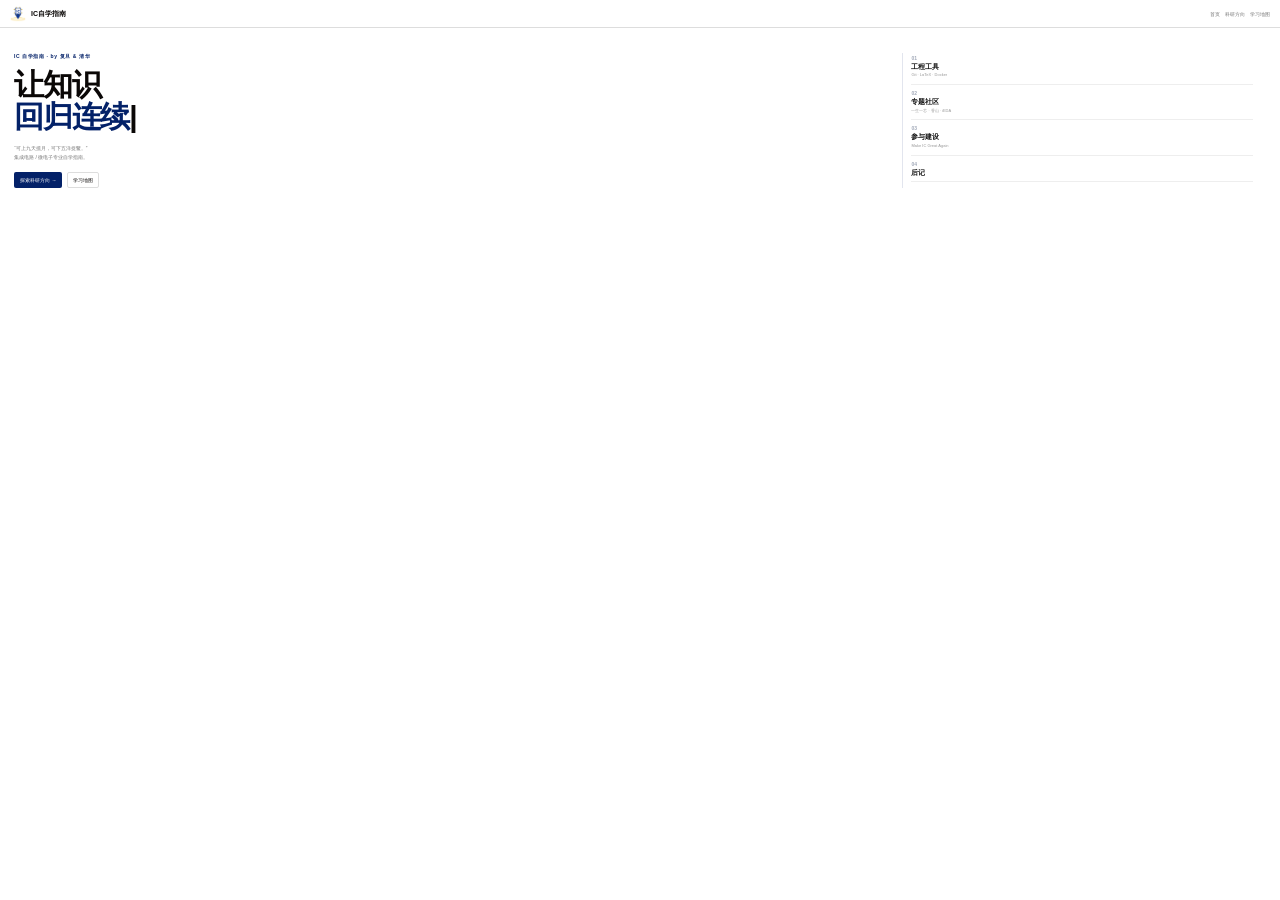
<file: site/assets/outreach/ic-guide-preview.html>
<!DOCTYPE html>
<html lang="zh"><head><meta charset="UTF-8"><meta name="viewport" content="width=device-width,initial-scale=1"><style>
*{box-sizing:border-box}html,body{overflow:hidden}body{margin:0;background:#fff;color:#0a0706;font-family:-apple-system,BlinkMacSystemFont,"PingFang SC","Microsoft YaHei",sans-serif}.header{height:28px;border-bottom:1px solid #ddd;display:flex;align-items:center;gap:5px;padding:0 10px;font-size:7px;font-weight:600}.header img{width:16px;height:18px;object-fit:contain}.tabs{margin-left:auto;font-size:5px;color:#777;font-weight:400}.df-lwrap{display:flex;padding:25px 14px 16px;gap:12px;min-height:165px}.df-linner{width:70%;min-width:0}.df-lmark{font-size:5px;letter-spacing:.12em;color:#032168;font-weight:700;margin:0 0 10px}.df-lhl{font-size:clamp(20px,10vw,30px);font-weight:800;line-height:1.08;letter-spacing:-.04em;margin:0 0 9px;min-height:2.2em;border:0;padding:0}.df-lred{color:#032168}.tw-cursor{color:inherit;animation:tw-blink 1.4s step-end infinite}.tw-cursor.tw-active{animation:none;opacity:1}@keyframes tw-blink{0%,100%{opacity:1}50%{opacity:0}}.df-ldeck{font-size:5px;line-height:1.8;color:#777;margin:0 0 10px}.buttons{display:flex;gap:5px;font-size:5px;white-space:nowrap}.primary{background:#032168;color:white;border-radius:2px;padding:5px 6px}.secondary{border:1px solid #ddd;border-radius:2px;padding:4px 5px}.df-lnav{width:28%;border-left:1px solid #e2e5ee;padding-left:8px;color:#111}.nav-row{padding:2px 0 4px;border-bottom:1px solid #eee;margin-bottom:3px;font-size:7px;font-weight:600;line-height:1.2}.nav-row small{display:block;font-size:4px;color:#999;font-weight:400;margin:2px 0}.nav-row b{color:#a2aab9;font-size:5px;display:block;margin-bottom:2px}
</style></head><body><header class="header"><img src="ic-guide-logo.png" alt="">IC自学指南<span class="tabs">首页　科研方向　学习地图</span></header><div class="df-lwrap"><div class="df-linner"><div class="df-lmark">IC 自学指南 · by 复旦 &amp; 清华</div><h1 class="df-lhl">让知识<br><span class="df-lred">回归连续</span></h1><p class="df-ldeck">“可上九天揽月，可下五洋捉鳖。”<br>集成电路 / 微电子专业自学指南。</p><div class="buttons"><span class="primary">探索科研方向 →</span><span class="secondary">学习地图</span></div></div><nav class="df-lnav"><div class="nav-row"><b>01</b>工程工具<small>Git · LaTeX · Docker</small></div><div class="nav-row"><b>02</b>专题社区<small>一生一芯 · 香山 · iEDA</small></div><div class="nav-row"><b>03</b>参与建设<small>Make IC Great Again</small></div><div class="nav-row"><b>04</b>后记</div></nav></div><script src="ic-guide-typewriter.js"></script></body></html>
</file>
<file: site/styles.css>
@import url('https://fonts.googleapis.com/css2?family=Berkshire+Swash&family=Dancing+Script:wght@700&family=Inter:wght@400;500;600;700&family=Kaushan+Script&family=Pacifico&display=swap');

body {
    font-family: 'Inter', -apple-system, BlinkMacSystemFont, 'Segoe UI', 'PingFang SC', 'Noto Sans SC', sans-serif;
    color: #0f172a;
    background-color: #f8fafc;
    line-height: 1.6;
    margin: 0;
}

h1, h2, h3, h4, h5, h6 {
    font-family: 'Inter', -apple-system, BlinkMacSystemFont, 'Segoe UI', 'PingFang SC', 'Noto Sans SC', sans-serif;
}

a {
    color: inherit;
}

.font-serif {
    font-family: 'Inter', -apple-system, BlinkMacSystemFont, 'Segoe UI', 'PingFang SC', 'Noto Sans SC', sans-serif;
}

.font-sans {
    font-family: 'Inter', -apple-system, BlinkMacSystemFont, 'Segoe UI', 'PingFang SC', 'Noto Sans SC', sans-serif;
}

.glass {
    background: rgba(255, 255, 255, 0.85);
    backdrop-filter: blur(12px);
    -webkit-backdrop-filter: blur(12px);
    border-bottom: 1px solid rgba(255, 255, 255, 0.3);
    box-shadow: 0 4px 30px rgba(0, 0, 0, 0.03);
}

.top-nav {
    background: rgba(255, 255, 255, 0.92);
    border-bottom: 1px solid #e2e8f0;
}

.signature-brand {
    --brand-ink-color: #1e293b;
    display: inline-flex;
    position: relative;
    align-items: center;
    gap: 14px;
    height: 64px;
    flex-shrink: 0;
    text-decoration: none;
}

.signature-brand-name {
    display: inline-block;
    color: var(--brand-ink-color);
    font-family: 'Berkshire Swash', cursive;
    font-size: 29px;
    line-height: 1;
    white-space: nowrap;
    transform: translateY(2px);
}

.signature-brand-name-canvas { display: none; width: 0; height: 0; }
.signature-brand.is-animated .signature-brand-name { visibility: hidden; }
.signature-brand.is-animated .signature-brand-name-canvas { display: block; position: absolute; left: 0; top: 50%; width: 150px; height: 33px; }
.signature-brand.is-animated .signature-brand-name-canvas { filter: drop-shadow(.6px 0 #1e293b) drop-shadow(-.3px 0 #1e293b); }
.signature-brand-lockup-canvas { display: none; }
.signature-brand.is-lockup { width: auto; gap: 14px; height: 64px; }
.signature-brand.is-lockup-pending .signature-brand-name,
.signature-brand.is-lockup-pending .signature-brand-name-canvas,
.signature-brand.is-lockup-pending .signature-brand-ink { visibility: hidden; }
.signature-brand.is-lockup-pending .signature-brand-lockup-canvas { display: none; }
.signature-brand.is-lockup .signature-brand-lockup-canvas { display: none; }

.signature-brand-ink {
    position: relative;
    display: block;
    width: 124px;
    height: 59px;
    flex-shrink: 0;
    transform: translateY(2px);
}

.signature-brand-ink img,
.signature-brand-ink canvas {
    position: absolute;
    inset: 0;
    display: block;
    width: 100%;
    height: 100%;
    filter: var(--signature-filter, drop-shadow(.55px 0 #1e293b) drop-shadow(-.35px 0 #1e293b));
}

.signature-brand canvas { opacity: 0; }
.signature-brand.is-animated img { opacity: 0; }
.signature-brand.is-animated canvas { opacity: 1; }

body[data-brand-font="kaushan"] .signature-brand-name { font-family: 'Kaushan Script', cursive; font-size: 29px; }
body[data-brand-font="berkshire"] .signature-brand-name { font-family: 'Berkshire Swash', cursive; font-size: 29px; }
body[data-brand-font="dancing"] .signature-brand-name { font-family: 'Dancing Script', cursive; font-size: 34px; }
body[data-brand-font="pacifico"] .signature-brand-name { font-family: 'Pacifico', cursive; font-size: 26px; }

.brand-font-picker { display: none; position: fixed; right: 18px; bottom: 18px; z-index: 80; font-family: 'Inter', sans-serif; }
.brand-font-picker-toggle { border: 1px solid #a9c9c9; border-radius: 999px; background: #fff; color: #31545b; padding: 9px 16px; box-shadow: 0 4px 18px #1e293b1a; cursor: pointer; font-weight: 600; }
.brand-font-picker-options { position: absolute; right: 0; bottom: calc(100% + 10px); width: min(300px, calc(100vw - 28px)); padding: 14px; border: 1px solid #cadcdc; border-radius: 14px; background: #fff; box-shadow: 0 12px 32px #1e293b26; }
.brand-font-picker-options[hidden] { display: none; }
.brand-font-picker-options p { margin: 0 0 8px; color: #64748b; font-size: 13px; }
.brand-font-picker-options button { display: flex; align-items: center; justify-content: space-between; gap: 8px; width: 100%; padding: 9px 10px; border: 1px solid transparent; border-radius: 9px; background: transparent; color: #31545b; cursor: pointer; text-align: left; }
.brand-font-picker-options button:hover, .brand-font-picker-options button[aria-pressed="true"] { border-color: #a9c9c9; background: #f2f8f8; }
.brand-font-picker-options small { flex: none; color: #64748b; font-size: 11px; }
.brand-font-sample { font-size: 21px; white-space: nowrap; }
.brand-font-kaushan { font-family: 'Kaushan Script', cursive; }
.brand-font-berkshire { font-family: 'Berkshire Swash', cursive; }
.brand-font-dancing { font-family: 'Dancing Script', cursive; font-weight: 700; }
.brand-font-pacifico { font-family: 'Pacifico', cursive; font-size: 18px; }
.signature-tuning { margin-top: 12px; border-top: 1px solid #e2eeee; padding-top: 10px; }
.signature-tuning-title { margin: 0 0 7px !important; color: #31545b !important; font-size: 12px !important; font-weight: 700; }
.signature-tuning label { display: grid; grid-template-columns: 1fr 32px; gap: 5px 8px; align-items: center; margin: 7px 0; color: #64748b; font-size: 12px; }
.signature-tuning output { color: #31545b; font-variant-numeric: tabular-nums; text-align: right; }
.signature-tuning input { grid-column: 1 / -1; width: 100%; accent-color: #397b80; }
.signature-tuning-save { margin-top: 5px; border: 1px solid #9fc9ca; border-radius: 999px; background: #f5fbfb; color: #236f75; padding: 5px 10px; font-size: 11px; cursor: pointer; }
.signature-tuning-save:hover { background: #e9f5f5; }
.signature-tuning-saved { margin-left: 7px; color: #397b80; font-size: 11px; }

@media (min-width: 1024px) {
    .top-nav .nav-container { padding-left: clamp(64px, 6vw, 96px); }
}

@media (max-width: 1023px) {
    .signature-brand { gap: 12px; }
    .signature-brand-name { font-size: 24px; }
    .signature-brand-ink { width: 100px; height: 48px; }
    .signature-brand.is-animated .signature-brand-name-canvas { top: 50%; width: 130px; height: 28px; }
    .signature-brand.is-lockup { width: auto; height: 64px; }
    body[data-brand-font="kaushan"] .signature-brand-name { font-size: 24px; }
    body[data-brand-font="berkshire"] .signature-brand-name { font-size: 24px; }
    body[data-brand-font="dancing"] .signature-brand-name { font-size: 27px; }
    body[data-brand-font="pacifico"] .signature-brand-name { font-size: 21px; }
}

.nav-links {
    list-style: none;
    margin: 0;
    padding: 0;
    gap: clamp(.5rem, .9vw, .9rem);
    align-items: center;
}

.nav-item {
    position: relative;
    white-space: nowrap;
    font-size: .875rem;
    font-weight: 500;
    color: #475569;
    transition: color 0.2s;
    text-decoration: none;
}

.nav-item:hover,
.nav-item.active {
    color: #1e293b;
}

.nav-item::after {
    content: '';
    position: absolute;
    width: 0;
    height: 2px;
    bottom: -4px;
    left: 0;
    background-color: #20757c;
    transition: width 0.3s ease;
}

.nav-item:hover::after,
.nav-item.active::after {
    width: 100%;
}

.profile-image-container {
    position: relative;
    z-index: 10;
}

.profile-image-container .profile-portrait {
    aspect-ratio: 11 / 13;
    height: auto;
    object-fit: cover;
    object-position: 36% center;
}

.profile-name-divider { color: #94a3b8; font-weight: 400; }
.swap-nav-name {
    display: inline-flex;
    align-items: baseline;
    gap: .32em;
    color: #1e293b;
    font-size: 1.5rem;
    font-weight: 600;
    letter-spacing: -.025em;
    line-height: 1;
    white-space: nowrap;
    text-decoration: none;
}
.swap-nav-name .profile-name-divider { font-weight: 400; }
.profile-card .profile-image-container { margin-bottom: .5rem; }
.swap-profile-name { display: flex; justify-content: center; align-items: center; min-height: 70px; margin: 0; }
.swap-profile-name .signature-brand { height: 70px; transform-origin: center; }
.swap-profile-name .signature-brand:not(.is-animated) .signature-brand-name { visibility: visible; }
.swap-profile-name .signature-brand:not(.is-animated) .signature-brand-ink img { opacity: 1; }
.profile-card .profile-portrait { object-position: 44% center; }
.profile-card { container-type: inline-size; min-width: 0; }
.profile-slogan { margin: 1rem auto 0; color: #20757c; font-size: clamp(.75rem, 4.17cqi, .9375rem); line-height: 1.65; font-weight: 500; letter-spacing: -.015em; white-space: nowrap; }
.research-direction-tags {
    display: grid;
    gap: .6rem;
    list-style: none;
    padding: 0;
    margin: 0 1.25rem 1.75rem;
}
.research-direction-tags li {
    padding: .7rem 1.25rem .7rem .8rem;
    border: 0;
    border-left: 3px solid #a7c9c8;
    border-radius: 0;
    background: #f3f8f7;
    color: #405b5e;
    font-size: clamp(.875rem, 4.6cqi, 1.0625rem);
    font-weight: 700;
    letter-spacing: -.025em;
    line-height: 1.45;
    white-space: nowrap;
    clip-path: polygon(0 0, calc(100% - 14px) 0, 100% 50%, calc(100% - 14px) 100%, 0 100%);
}
.institution-icon { display: inline-block; width: 1em; height: 1em; object-fit: contain; vertical-align: -0.12em; margin-right: 0.25em; }
.institution-globe { font-size: 0.9em; margin-right: 0.25em; }
.research-area {
    font-style: italic;
    text-decoration: none;
}
.contact-intro { margin: 0 0 1.35rem; color: #475569; font-size: .98rem; line-height: 1.7; }
.contact-topics { display: grid; grid-template-columns: repeat(3, minmax(0, 1fr)); gap: .85rem; margin-bottom: 1rem; align-items: stretch; }
.contact-topic { display: grid; grid-template-columns: 2rem minmax(0, 1fr) .65rem; gap: .65rem; align-items: start; min-width: 0; min-height: 6.5rem; padding: 1rem; border: 1px solid #dbe5e7; border-radius: .85rem; background: #fff; box-shadow: 0 8px 24px -22px rgba(15, 23, 42, .6); cursor: pointer; text-align: left; font-family: inherit; }
.contact-topic[aria-expanded="true"] { border-color: #9ec7c5; background: #f6faf9; box-shadow: 0 10px 28px -22px rgba(32, 117, 124, .55); }
.contact-topic:focus-visible { outline: 2px solid #20757c; outline-offset: 3px; }
.contact-topic-icon { display: inline-flex; align-items: center; justify-content: center; width: 2rem; height: 2rem; border-radius: .55rem; background: #eaf4f3; color: #20757c; font-size: .9rem; }
.contact-topic-labels { display: grid; gap: .42rem; min-width: 0; }
.contact-topic-title { color: #243746; font-size: .95rem; font-weight: 600; line-height: 1.4; }
.contact-topic-subtitle { color: #64748b; font-size: .78rem; line-height: 1.4; }
.contact-topic-chevron { margin-top: .35rem; color: #20757c; font-size: .68rem; transition: transform .2s ease; }
.contact-topic[aria-expanded="true"] .contact-topic-chevron { transform: rotate(180deg); }
.contact-topic-panel { margin: 0 0 1rem; padding: 1.15rem 1.35rem; border: 1px solid #dbe5e7; border-radius: .85rem; background: #f8fbfa; color: #475569; font-size: .94rem; line-height: 1.7; }
.contact-topic-panel[hidden] { display: none; }
.contact-topic-panel p { margin: 0; }
.contact-topic-panel p + p { margin-top: .85rem; }
.contact-topic-panel a { color: #20757c; text-decoration: underline; text-underline-offset: .15em; }
.contact-social-links { display: flex; flex-wrap: nowrap; align-items: center; justify-content: center; gap: clamp(.5rem, 2vw, 1.25rem); }
.contact-email { color: #20757c; font-size: .9375rem; font-weight: 500; text-decoration: none; white-space: nowrap; }
.contact-email:hover { text-decoration: underline; text-underline-offset: .2em; }
.contact-email:focus-visible { outline: 2px solid #20757c; outline-offset: 3px; }
@media (max-width: 760px) { .contact-topics { grid-template-columns: 1fr; } .contact-topic { min-height: 0; } }
@media (max-width: 540px) { .contact-social-links { flex-wrap: wrap; } .contact-email { flex-basis: 100%; text-align: center; white-space: normal; overflow-wrap: anywhere; } }
@media (prefers-reduced-motion: reduce) { .contact-topic-chevron { transition: none; } }
.pub-summary { font-size: .9rem; color: #475569; margin: .65rem 0 .35rem; }
.pub-contribution { font-size: .85rem; color: #64748b; margin: .35rem 0 .65rem; }

section {
    position: relative;
}

.section-header h2,
.section-title {
    position: relative;
    display: inline-block;
}

.section-header h2::after,
.section-title::after {
    content: '';
    position: absolute;
    bottom: 2px;
    left: 0;
    width: 40%;
    height: 3px;
    background-color: rgba(32, 117, 124, 0.3);
    z-index: -1;
}

.grid-layout {
    display: grid;
    grid-template-columns: 1fr;
    gap: 2rem;
}

@media (max-width: 1023px) {
    .profile-column,
    .content-column { display: contents; }
    .profile-card { order: 0; }
    .research-direction-tags { display: none; }
    .content-column > section { margin-top: 0 !important; min-width: 0; }
    #about { order: 1; }
    #research-thrust { order: 2; }
    #latest-news { order: 3; }
    #publications { order: 4; }
    #experience { order: 5; }
    #educations { order: 6; }
    #honors { order: 7; }
    #outreach { order: 8; margin-top: 0; }
    #contact { order: 9; }
}

@media (max-width: 639px) {
    .swap-nav-name { font-size: clamp(1rem, 5vw, 1.25rem); }
}

@media (max-width: 375px) {
    .swap-profile-name .signature-brand { transform: scale(.84); }
}

@media (min-width: 1024px) {
    main .homepage-container { padding-left: clamp(64px, 6vw, 96px); }
    .profile-column .profile-image-container { max-width: 220px; }
    .grid-layout {
        grid-template-columns: minmax(0, 1fr) 360px;
        gap: 4rem;
        align-items: start;
    }
    .profile-column { grid-column: 2; grid-row: 1; }
    .content-column { grid-column: 1; grid-row: 1; min-width: 0; }
}

.inline-toggle {
    color: #20757c;
    font-size: 0.875rem;
    font-weight: 600;
    padding: 0.4rem 0;
    cursor: pointer;
}
.inline-toggle:hover { text-decoration: underline; }
.inline-toggle:focus-visible { outline: 2px solid #20757c; outline-offset: 4px; }
[hidden] { display: none !important; }
.education-sidebar { padding: 1.25rem; border-top: 1px solid #d5e3e4; }
.education-sidebar > h3 { font-size: 1.125rem; font-weight: 600; margin-bottom: 1.25rem; }
.school-row { position: relative; display: grid; grid-template-columns: 44px minmax(0, 1fr); column-gap: 12px; row-gap: 4px; align-items: start; margin-bottom: 1.5rem; }
.school-row:not(:last-child)::before { content: ''; position: absolute; left: 22px; top: 44px; bottom: -68px; width: 1px; background: #e3e8eb; }
.school-info { grid-column: 2; grid-row: 2; min-width: 0; }
.school-subtitle { display: flex; align-items: baseline; justify-content: space-between; gap: .5rem; margin-top: .3rem; }
.school-row .school-subtitle p { flex: 1; min-width: 0; margin-top: 0; }
.school-row .school-subtitle + p { margin-top: 0; }
.school-location { flex-shrink: 0; color: #737373; font-size: .7rem; line-height: 1.6; white-space: nowrap; }
.school-date { grid-column: 2; grid-row: 1; color: #737373; font-size: .75rem; line-height: 1.6; white-space: nowrap; font-variant-numeric: tabular-nums; font-weight: 500; }
.school-date time, .school-date span { display: inline; }
.experience-entry { display: grid; grid-template-columns: 72px minmax(0, 1fr); gap: 1.25rem; }
.experience-header { display: grid; grid-template-columns: minmax(0, 1fr) auto; gap: 1rem; align-items: start; margin-bottom: 0.65rem; }
.experience-advisor { font-size: 0.875rem; margin-top: 0.25rem; }
.experience-role { font-style: normal; }
.experience-advisor-group { white-space: nowrap; }
.experience-separator { color: #94a3b8; padding: 0 .35rem; }
.experience-details { font-size: .9375rem; line-height: 1.65; }
.experience-details strong { color: #40515d; font-weight: 600; }
.experience-meta { text-align: right; color: #737373; font-size: 0.8125rem; line-height: 1.6; }
.experience-meta span, .experience-meta time { display: block; }
.experience-meta time { margin-top: 0.3rem; }
.experience-meta .fa-location-dot { color: #20757c; margin-right: 0.2em; }
.organization-logo { width: 72px; height: 64px; object-fit: contain; }
.school-location .fa-location-dot { color: #20757c; margin-right: 0.2em; }
.polar-logo { display: block; overflow: hidden; }
.polar-logo img { width: 235px; height: auto; max-width: none; }
@media (max-width: 400px) {
    .experience-entry { grid-template-columns: 48px minmax(0, 1fr); gap: 0.75rem; }
    .organization-logo { width: 48px; height: 48px; }
    .polar-logo img { width: 155px; }
}
.school-row:last-child { margin-bottom: 0; }
.school-row h4 { font-size: 0.9375rem; font-weight: 600; line-height: 1.4; }
.school-row p { font-size: 0.8125rem; line-height: 1.5; color: #525252; margin-top: 0.3rem; }
.school-logo { grid-column: 1; grid-row: 2; position: relative; z-index: 1; display: block; width: 44px; height: 44px; flex-shrink: 0; border-radius: 50%; background: #fefffe; }
.school-logo img { height: 100%; width: 100%; object-fit: contain; }
.outreach-card {
    padding: 1.25rem;
    border-top: 1px solid #d5e3e4;
    color: #525252;
    font-size: 0.9375rem;
    line-height: 1.75;
}

.outreach-card h3 {
    color: #171717;
    font-size: 1.125rem;
    font-weight: 600;
    margin-bottom: 1rem;
}

.outreach-card p + p { margin-top: 1rem; }

.collaboration-invitation { margin-top: .35rem; border: 1px solid #c5d5d6; border-radius: 8px; padding: .9rem 1rem; color: #525252; font-size: 1rem; line-height: 1.6; font-weight: 700; font-style: italic; }
.collaboration-invitation .link-highlight { color: #20757c; font-weight: inherit; font-style: inherit; }
.pub-title-translation { display: block; margin-top: .2rem; color: #64748b; font-size: .875rem; font-weight: 400; line-height: 1.5; }

::-webkit-scrollbar {
    width: 8px;
}

::-webkit-scrollbar-track {
    background: #f1f5f9;
}

::-webkit-scrollbar-thumb {
    background: #cbd5e1;
    border-radius: 4px;
}

::-webkit-scrollbar-thumb:hover {
    background: #94a3b8;
}

.text-accent {
    color: #20757c;
}

.bg-accent {
    background-color: #20757c;
}

.border-accent {
    border-color: #20757c;
}

.hover\:text-accent:hover {
    color: #20757c;
}

details summary {
    cursor: pointer;
    transition: all 0.2s cubic-bezier(0.4, 0, 0.2, 1);
    text-align: left;
}

.formal-font {
    font-family: 'Inter', -apple-system, BlinkMacSystemFont, 'Segoe UI', 'PingFang SC', 'Noto Sans SC', sans-serif;
    font-size: 1rem;
    line-height: 1.6;
}

.link-highlight {
    color: #20757c;
    text-decoration: none;
    border-bottom: 1px solid rgba(32, 117, 124, 0.35);
}

.link-highlight:hover {
    color: #18575d;
}

.social-btn {
    width: 2.5rem;
    height: 2.5rem;
    display: inline-flex;
    align-items: center;
    justify-content: center;
    border-radius: 999px;
    border: 1px solid #e2e8f0;
    color: #475569;
    background: #ffffff;
    text-decoration: none;
    cursor: pointer;
    flex-shrink: 0;
    transition: all 0.2s ease;
    box-shadow: 0 6px 18px -16px rgba(15, 23, 42, 0.55);
}

.social-btn:hover {
    border-color: rgba(32, 117, 124, 0.5);
    color: #20757c;
    transform: translateY(-1px);
}

.social-btn:focus-visible { outline: 2px solid #20757c; outline-offset: 3px; }
.profile-card .social-links { gap: .5rem; }
.profile-card .social-btn { width: 2.25rem; height: 2.25rem; }
.cv-label { font-size: .7rem; line-height: 1; font-weight: 700; letter-spacing: -.02em; }
.cv-label-zh { font-size: .68rem; letter-spacing: 0; }
.brand-icon { display: inline-block; width: 1.15rem; height: 1.15rem; background-color: currentColor; -webkit-mask: var(--brand-mask) center / contain no-repeat; mask: var(--brand-mask) center / contain no-repeat; }
.scholar-icon { --brand-mask: url('assets/icons/googlescholar.svg'); }
.xiaohongshu-icon { --brand-mask: url('assets/icons/xiaohongshu.svg'); width: 1.45rem; }
.contact-qr-dialog { margin: auto; width: min(380px, calc(100vw - 32px)); padding: 1.25rem; border: 1px solid #e2e8f0; border-radius: 1rem; color: #475569; background: white; max-height: calc(100dvh - 32px); overflow-y: auto; }
.contact-qr-dialog::backdrop { background: rgba(15, 23, 42, 0.45); }
.contact-qr-header { display: flex; align-items: center; justify-content: space-between; gap: 1rem; margin-bottom: 1rem; }
.contact-qr-header h2 { font-size: 1.125rem; font-weight: 600; }
.contact-qr-close { display: inline-flex; align-items: center; justify-content: center; width: 2rem; height: 2rem; cursor: pointer; border-radius: 50%; }
.contact-qr-close:hover { background: #f1f5f9; }
.contact-qr-dialog img { display: block; width: 100%; height: auto; }
.contact-qr-hint { margin-top: 1rem; text-align: center; font-size: 0.8125rem; }

.timeline-item {
    align-items: flex-start;
}

.school-logo-container {
    box-sizing: border-box;
}

.content-container {
    max-width: 1100px;
    margin: 0 auto;
    padding: 6rem 1.25rem 3rem;
}

.main-wrapper {
    width: 100%;
}

.main-content {
    width: 100%;
}

.section {
    background: transparent;
}

.section-title {
    font-size: 1.5rem;
    font-weight: 600;
    color: #1e293b;
    margin: 0 0 1rem;
}

.subtitle-text {
    font-size: 0.95rem;
    color: #64748b;
    margin-left: 0.5rem;
}

.content-block {
    margin-top: 1.5rem;
}

.view-all-container {
    margin-top: 2rem;
    display: flex;
    justify-content: center;
}

.view-all-btn {
    display: inline-flex;
    align-items: center;
    gap: 0.5rem;
    padding: 0.7rem 1.1rem;
    border-radius: 999px;
    border: 1px solid #dbe4ef;
    background: #ffffff;
    color: #334155;
    text-decoration: none;
    transition: all 0.2s ease;
}

.view-all-btn:hover {
    border-color: rgba(32, 117, 124, 0.55);
    color: #20757c;
    background: #edf6f6;
}

.publication-filters {
    display: flex;
    flex-wrap: wrap;
    gap: 0.75rem;
    margin: 1rem 0 0;
}

.filter-link {
    display: inline-flex;
    align-items: center;
    gap: 0.45rem;
    padding: 0.55rem 0.95rem;
    border-radius: 999px;
    border: 1px solid #dbe4ef;
    background: #ffffff;
    color: #475569;
    text-decoration: none;
    transition: all 0.2s ease;
}

.filter-link:hover,
.filter-link.active {
    background: #1e293b;
    border-color: #1e293b;
    color: #ffffff;
}

.empty-state {
    text-align: center;
    color: #64748b;
    padding: 2rem 0;
}

.pub-year-group {
    margin-bottom: 2rem;
}

.pub-category-description {
    margin: -.45rem 0 1rem;
    color: #737373;
    font-size: .85rem;
    line-height: 1.6;
}

.publication-heading-row { display: flex; align-items: center; gap: .7rem; }
.citation-count {
    display: inline-flex;
    align-items: center;
    gap: .4rem;
    color: #20757c;
    font-size: 1.125rem;
    line-height: 1.25;
    text-decoration: none;
    flex-shrink: 0;
}
.citation-count i { font-size: .8rem; }
.citation-count [data-citation-value] { font-weight: 500; font-variant-numeric: tabular-nums; }
.citation-count:hover { color: #16545a; }
.author-marker { font-size: .75em; color: #20757c; }
.paper-detail-container { max-width: 860px; margin: 2.5rem auto 4rem; padding: 0 1.5rem; }
.paper-category { color: #20757c; font-size: .85rem; font-weight: 600; margin: 1.5rem 0 .7rem; }
.paper-detail-container h1 { font-size: clamp(1.55rem, 3vw, 2.1rem); line-height: 1.3; color: #1e293b; margin-bottom: 1rem; }
.paper-detail-container .pub-line-4 { margin: 1rem 0 .7rem; }
.paper-author-legend { color: #737373; font-size: .75rem; }
.paper-detail-figure { display: block; margin: 2rem 0; }
.paper-detail-figure img { display: block; width: 100%; height: auto; border: 1px solid #e2e8f0; border-radius: 12px; }
.paper-detail-container section { margin-top: 1.75rem; }
.paper-detail-container h2 { font-size: 1.15rem; font-weight: 600; color: #1e293b; margin-bottom: .5rem; }
.paper-detail-container section p { line-height: 1.75; color: #4b5563; }
@media (max-width: 480px) {
    .citation-label { display: none; }
}

.pub-year-header {
    font-family: 'Inter', -apple-system, BlinkMacSystemFont, 'Segoe UI', 'PingFang SC', 'Noto Sans SC', sans-serif;
    font-size: 1.35rem;
    font-weight: 700;
    font-style: normal;
    letter-spacing: 0;
    color: #1e293b;
    margin-bottom: 1rem;
    border-bottom: 2px solid #e2e8f0;
    padding-bottom: 0.25rem;
    display: inline-block;
}

.pub-list-ul {
    list-style: none;
    padding-left: 0;
    margin: 0;
    display: flex;
    flex-direction: column;
    gap: 1.4rem;
}

.pub-list-item {
    display: flex;
    gap: 1.4rem;
    align-items: flex-start;
    padding: 1.2rem;
    border: 1px solid #e2e8f0;
    border-radius: 18px;
    background: linear-gradient(135deg, #ffffff 0%, #f8fafc 100%);
    transition: border-color 0.25s ease, background-color 0.25s ease;
    line-height: 1.5;
}

.pub-list-item:hover {
    border-color: rgba(32, 117, 124, 0.55);
}

.pub-content-wrapper {
    width: 100%;
    flex: 1 1 auto;
    min-width: 0;
}

.pub-line-1 {
    display: block;
    font-size: 1rem;
    margin-bottom: 0.45rem;
}

.pub-title-badges {
    display: inline-flex;
    align-items: center;
    margin: 0 .45rem 0 0;
    vertical-align: middle;
    white-space: nowrap;
}
.paper-detail-container h1 { display: block; }
.pub-line-1 .pub-badge-highlight,
.paper-detail-container h1 .pub-badge-highlight { margin-left: .55rem; vertical-align: middle; }

.pub-title-text {
    font-weight: 600;
    color: #1e293b;
    font-size: 1.08rem;
    line-height: 1.35;
    flex: 0 1 auto;
    text-decoration: none;
}
a.pub-title-text:hover { color: #20757c; text-decoration: underline; text-underline-offset: .18em; }
a.pub-title-text:focus-visible { outline: 2px solid #20757c; outline-offset: 3px; border-radius: 2px; }

.pub-line-2 {
    font-size: 0.95rem;
    color: #4b5563;
    margin-bottom: 0.35rem;
}

.pub-line-2 strong,
.pub-line-2 b {
    color: #1e293b;
    font-weight: 600;
}

.pub-line-3 {
    font-size: 0.9rem;
    color: #64748b;
    display: flex;
    flex-wrap: wrap;
    align-items: center;
    gap: 0.35rem;
}

.pub-line-4 {
    display: flex;
    flex-wrap: wrap;
    gap: 0.45rem;
    margin-top: 0.45rem;
}

.pub-link-btn {
    display: inline-block;
    font-size: 0.76rem;
    font-weight: 600;
    padding: 0.2rem 0.65rem;
    border: 1px solid #dbe4ef;
    border-radius: 999px;
    color: #475569;
    text-decoration: none;
    transition: all 0.2s;
    background-color: #ffffff;
    box-shadow: 0 8px 16px -14px rgba(15, 23, 42, 0.45);
}

.pub-link-btn:hover {
    border-color: rgba(32, 117, 124, 0.55);
    color: #20757c;
    background-color: #edf6f6;
}

.pub-link-btn.is-placeholder {
    color: #94a3b8;
    border-style: dashed;
    background-color: #f8fafc;
    cursor: default;
}

.pub-venue-tag {
    display: inline-flex;
    align-items: center;
    justify-content: center;
    padding: 0.28rem 0.8rem;
    border-radius: 999px;
    border: 1px solid rgba(148, 163, 184, 0.28);
    background: rgba(255, 255, 255, 0.96);
    font-size: 0.78rem;
    font-weight: 700;
    letter-spacing: 0.04em;
    white-space: nowrap;
}

.pub-venue-inline-tag {
    padding: .18rem .6rem;
    font-size: .875rem;
    font-weight: 600;
    letter-spacing: 0;
    line-height: 1.5;
}

.tag-conference {
    color: #20757c;
    border-color: rgba(32, 117, 124, 0.36);
    background: #edf6f6;
}

.tag-under-review {
    color: #2563eb;
    border-color: rgba(37, 99, 235, 0.22);
    background: #eff6ff;
}

.pub-badge-highlight {
    display: inline-block;
    background-color: #ef4444;
    color: #ffffff;
    font-size: 0.75rem;
    font-weight: 700;
    padding: 0.16rem 0.5rem;
    border-radius: 999px;
    line-height: 1.2;
}

.pub-list-item.with-thumbnail-expanded {
    display: flex;
}

.pub-thumbnail-box {
    width: 240px;
    aspect-ratio: 16 / 9;
    flex-shrink: 0;
    order: -1;
    position: relative;
    border-radius: 14px;
    overflow: hidden;
    background: linear-gradient(180deg, #f8fafc 0%, #eef2f7 100%);
    border: 1px solid rgba(226, 232, 240, 0.9);
    padding: 0.35rem;
}

.pub-thumbnail-box img {
    width: 100%;
    height: 100%;
    display: block;
    border-radius: 10px;
    object-fit: contain;
    background: #ffffff;
}

.pub-thumbnail-box a { display: block; width: 100%; height: 100%; }
@media (min-width: 1024px) and (max-width: 1279px) {
    .pub-list-item.with-thumbnail-expanded { flex-direction: column; }
    .pub-thumbnail-box { width: 100%; max-width: 320px; }
}

#news-container, #all-news-container { display: grid; gap: 0; }
.news-list > .news-item { margin-top: 0; }
.news-item { display: grid; grid-template-columns: 86px 32px minmax(0, 1fr); column-gap: 15px; align-items: start; }
.news-date { padding-top: 6px; color: #74808e; font-size: .82rem; line-height: 1.5; white-space: nowrap; font-variant-numeric: tabular-nums; }
.news-track { position: relative; display: flex; justify-content: center; height: 100%; }
.news-track::after { content: ''; position: absolute; width: 1px; background: #e3e8eb; top: 35px; bottom: 3px; }
.news-item:last-child .news-track::after { display: none; }
.news-icon { position: relative; z-index: 1; display: flex; align-items: center; justify-content: center; width: 32px; height: 32px; border-radius: 50%; color: var(--news-color); background: var(--news-bg); }
.news-icon svg { width: 17px; height: 17px; fill: none; stroke: currentColor; stroke-width: 1.7; stroke-linecap: round; stroke-linejoin: round; }
.news-content { padding: 3px 0 21px; font-size: .94rem; line-height: 1.65; color: #53606d; }
.news-content strong { font-weight: 600; color: #263340; }
.news-item:last-child .news-content { padding-bottom: 0; }
@media (max-width: 540px) {
 .news-item { grid-template-columns: 32px minmax(0, 1fr); column-gap: 12px; }
 .news-track { grid-column: 1; grid-row: 1 / 3; }
 .news-date { grid-column: 2; grid-row: 1; padding: 0; font-size: .76rem; }
 .news-content { grid-column: 2; grid-row: 2; padding-top: 2px; font-size: .9rem; }
}

.news-content a { color: #20757c; text-decoration: none; }
.news-list-footer { display: flex; justify-content: center; margin-top: 1rem; }

.honor-item {
    display: grid;
    grid-template-columns: 54px 36px minmax(0, 1fr);
    gap: 1rem;
    align-items: start;
    margin-bottom: 1.5rem;
}
.honor-icon { width: 36px; height: 36px; display: flex; align-items: center; justify-content: center; }
.honor-icon img { width: 36px; height: 36px; object-fit: contain; }
.honor-symbol { color: #20757c; background: #edf5f3; border-radius: 50%; font-size: 1.15rem; }
.honor-year { padding-top: .15rem; }
.honor-content a { text-decoration: none; }
.honor-content a:hover { color: #20757c; }

.honor-year {
    font-family: 'Inter', -apple-system, BlinkMacSystemFont, 'Segoe UI', 'PingFang SC', 'Noto Sans SC', sans-serif;
    font-weight: 700;
    font-size: 0.9rem;
    color: #20757c;
    text-align: right;
    white-space: nowrap;
}

.honor-content h3 {
    font-size: 1rem;
    font-weight: 600;
    color: #1e293b;
    margin: 0 0 0.2rem;
}

.honor-content p {
    margin: 0;
    color: #475569;
}

.honors-sidebar { padding: 1.25rem; border-top: 1px solid #d5e3e4; }
.honors-sidebar-header { display: flex; align-items: baseline; justify-content: space-between; gap: .5rem; margin-bottom: 1.25rem; }
.honors-sidebar-header h2 { color: #1e293b; font-size: 1.125rem; font-weight: 600; }
.honors-sidebar .inline-toggle { font-size: .75rem; }
.honors-sidebar .honor-item { grid-template-columns: 36px minmax(0, 1fr); column-gap: .65rem; row-gap: .3rem; margin-bottom: 1.5rem; }
.honors-sidebar .honor-item:last-child { margin-bottom: 0; }
.honors-sidebar .honor-icon { grid-column: 1; grid-row: 1; }
.honors-sidebar .honor-content { grid-column: 2; grid-row: 1; min-width: 0; }
.honors-sidebar .honor-content h3 { font-size: .9375rem; line-height: 1.4; }
.honors-sidebar .honor-content p { font-size: .75rem; line-height: 1.6; color: #64748b; margin-top: .3rem; }
.honor-footer { display: flex; align-items: flex-end; justify-content: space-between; gap: .65rem; }
.honor-footer > p, .honor-footer > h3 { flex: 1; min-width: 0; }
.honors-sidebar .honor-year { flex-shrink: 0; padding-top: 0; color: #737373; font-size: .7rem; line-height: 1.6; font-weight: 500; }

@media (max-width: 640px) {
    .content-container {
        padding-top: 5rem;
    }

    .honor-item { grid-template-columns: 42px 30px minmax(0, 1fr); gap: .65rem; }
    .honor-icon, .honor-icon img { width: 30px; height: 30px; }

    .honor-year {
        text-align: left;
    }

    .pub-list-item,
    .pub-list-item.with-thumbnail-expanded {
        flex-direction: column;
    }

    .pub-thumbnail-box {
        width: 100%;
        max-width: none;
    }

    .publication-filters {
        flex-direction: column;
        align-items: stretch;
    }
}

/* Keep dates steady while using the same typeface as the text. */
.news-date, .honor-year { font-variant-numeric: tabular-nums; font-weight: 500; }
.formal-font { line-height: 1.7; }
.research-emphasis { text-decoration: underline; text-decoration-color: #8eb9b7; text-decoration-thickness: 1px; text-underline-offset: 3px; }

/* Beyond Research follows the publication list's image-and-text rhythm. */
.outreach-intro { color: #475569; margin: 0 0 1.6rem; }
.outreach-intro strong { color: #334155; font-weight: 600; }
.outreach-list { display: grid; gap: 1.8rem; }
.outreach-entry { display: grid; grid-template-columns: 240px minmax(0, 1fr); gap: 1.5rem; align-items: start; }
.outreach-entry + .outreach-entry { border-top: 1px solid #e2e8f0; padding-top: 1.8rem; }
.outreach-media { width: 100%; border: 1px solid #e2e8f0; border-radius: 12px; overflow: hidden; text-decoration: none; background: #fff; }
.outreach-copy h3 { font-size: 1.15rem; font-weight: 600; color: #1e293b; margin: 0 0 .55rem; }
.outreach-copy h3 a { text-decoration: none; }
.outreach-copy p { margin: 0 0 .8rem; color: #475569; font-size: .95rem; line-height: 1.7; }
.outreach-copy strong { font-weight: 600; }
.outreach-action { display: inline-flex; gap: .4rem; align-items: center; color: #20757c; font-size: .88rem; font-weight: 600; text-decoration: none; }
.outreach-action:hover, .outreach-copy h3 a:hover { text-decoration: underline; text-underline-offset: 4px; }
.guide-preview { display: block; height: 214px; background: #fff; }
.guide-preview iframe { display: block; width: 100%; height: 100%; border: 0; pointer-events: none; }
.book-preview { display: grid; grid-template-columns: 1fr 1fr; gap: 5px; padding: 5px; }
.book-preview button { display: block; background: none; padding: 0; border: 0; cursor: zoom-in; border-radius: 5px; overflow: hidden; }
.book-preview img { display: block; width: 100%; height: auto; }
.tongleiren-mark { display: inline-block; }
.tongleiren-mark img { width: 100px; height: auto; display: block; }
.writing-preview { display: flex; align-items: center; justify-content: center; gap: 18px; padding: 30px 12px; background: #edf6f6; color: #20757c; }
.writing-preview i { font-size: 26px; opacity: .65; }
.writing-preview span { font-size: 20px; line-height: 1.75; font-weight: 500; }
.writing-columns { display: grid; gap: .3rem; margin: 0 0 .85rem; }
.outreach-preview-dialog { border: 0; padding: 16px; border-radius: 14px; max-width: min(92vw, 850px); max-height: 94vh; background: #fff; box-shadow: 0 20px 80px #0f172a40; }
.outreach-preview-dialog::backdrop { background: #0f172aa6; }
.outreach-preview-header { display: flex; align-items: center; justify-content: space-between; gap: 1rem; margin-bottom: 12px; }
.outreach-preview-header h2 { font-size: 1rem; font-weight: 500; margin: 0; }
.outreach-preview-header button { cursor: pointer; border: 0; background: #f1f5f9; border-radius: 50%; width: 32px; height: 32px; font-size: 24px; line-height: 1; }
.outreach-preview-dialog > img { display: block; max-width: 100%; max-height: calc(94vh - 90px); width: auto; margin: auto; object-fit: contain; }
.outreach-media:focus-visible, .book-preview button:focus-visible { outline: 3px solid #20757c; outline-offset: 3px; }

/* Compact project index below Education in the profile column. */
.outreach-sidebar { padding: 1.25rem; margin-top: 1.5rem; background: #f5f5f5; border-radius: .75rem; }
.outreach-sidebar > h2 { display: flex; align-items: center; gap: .5rem; color: #171717; font-size: 1.125rem; line-height: 1.75rem; font-weight: 600; padding-bottom: .5rem; border-bottom: 1px solid #e5e5e5; margin: 0 0 1rem; }
.outreach-sidebar > h2 i { color: #20757c; font-size: 1rem; }
.outreach-sidebar-philosophy { color: #525252; font-size: .875rem; line-height: 1.65; margin: 0 0 1rem; }
.outreach-sidebar-philosophy strong { font-weight: 600; }
.outreach-sidebar .outreach-list { gap: 1.4rem; }
.outreach-sidebar .outreach-entry { display: flex; flex-direction: column; gap: .65rem; }
.outreach-sidebar .outreach-entry + .outreach-entry { padding-top: 1.35rem; }
.outreach-sidebar .outreach-entry h3 { color: #1e293b; font-size: .95rem; line-height: 1.4; font-weight: 600; margin: 0; }
.outreach-sidebar .outreach-entry h3 a { text-decoration: none; }
.outreach-sidebar .outreach-media { max-width: none; border-radius: 8px; }
.outreach-sidebar .guide-preview { height: 214px; }
.sidebar-project-description, .sidebar-project-details p { color: #64748b; font-size: .8125rem; line-height: 1.65; margin: 0; }
.sidebar-project-details { font-size: .78rem; color: #64748b; width: 100%; }
.sidebar-project-details summary { cursor: pointer; width: fit-content; }
.sidebar-project-details summary:hover { color: #20757c; }
.sidebar-project-details[open] p { margin-top: .7rem; }
.sidebar-project-details a { color: #20757c; }
.outreach-sidebar .outreach-action { font-size: .8rem; }
.sidebar-book-caption { display: grid; gap: .3rem; }
.sidebar-book-title { color: #334155; font-size: .9rem; font-weight: 600; line-height: 1.5; margin: 0; }
.sidebar-book-title em { font-style: normal; }
.sidebar-project-meta { color: #64748b; font-size: .75rem; line-height: 1.5; margin: 0; }
.sidebar-writing-title i { color: #94a3b8; font-size: .85rem; margin-right: .25rem; }
.outreach-sidebar .writing-columns { gap: 0; margin: 0; border-top: 1px solid #dedfe1; }
.outreach-sidebar .writing-column-entry { display: grid; row-gap: .12rem; padding: .6rem 0; border-bottom: 1px solid #dedfe1; font-size: .82rem; }
.writing-column-name { color: #405b5e; font-weight: 600; }
.writing-column-cn { color: #737d89; font-size: .75rem; }
.featured-essays { margin: 0 0 .85rem; border-top: 1px solid #dedfe1; }
.featured-essay { display: grid; grid-template-columns: 5.375rem minmax(0, 1fr); gap: .7rem; align-items: start; padding: .7rem 0; border-bottom: 1px solid #dedfe1; text-decoration: none; }
.featured-essay img { display: block; width: 5.375rem; height: 3.625rem; object-fit: cover; border-radius: .35rem; border: 1px solid #dfe6e8; }
.featured-essay-copy { display: grid; gap: .15rem; min-width: 0; }
.featured-essay-title { color: #405b5e; font-size: .84rem; font-weight: 600; line-height: 1.45; }
.featured-essay-original { color: #737d89; font-size: .75rem; line-height: 1.5; }
.featured-essay:hover .featured-essay-title { color: #20757c; text-decoration: underline; text-underline-offset: .15em; }
.featured-essay:focus-visible { outline: 2px solid #20757c; outline-offset: 3px; }

.outreach-cards { display: grid; gap: 0; }
.outreach-project { min-width: 0; padding: .375rem 0; }
.outreach-project + .outreach-project { border-top: 1px solid #dedfe1; }
.outreach-project:first-child { padding-top: 0; }
.outreach-project:last-child { padding-bottom: 0; }
.outreach-project > summary { display: grid; grid-template-columns: 20px minmax(0, 1fr) auto; align-items: center; gap: .6rem; padding: .7rem .4rem; min-height: 44px; list-style: none; cursor: pointer; border-radius: 6px; transition: background-color .15s ease; }
.outreach-project > summary::-webkit-details-marker { display: none; }
.outreach-project > summary:hover { background: #e7f0ee; }
.outreach-project > summary:hover .outreach-card-title { color: #20757c; }
.outreach-project > summary:focus-visible { outline: 2px solid #20757c; outline-offset: 4px; }
.outreach-card-title { color: #404040; font-size: 1rem; font-weight: 500; line-height: 1.5rem; }
.outreach-entry-icon { color: #20757c; font-size: .875rem; text-align: center; }
.outreach-chevron { color: #737373; font-size: .65rem; transition: transform .15s ease; }
.outreach-project[open] > summary > .outreach-chevron { transform: rotate(180deg); }
.outreach-project[open] > summary .outreach-card-title { color: #20757c; font-weight: 600; }
.outreach-project-body { display: flex; flex-direction: column; gap: .8rem; padding: .85rem 0 .65rem; }
.outreach-project-body .sidebar-project-description { color: #525252; font-size: .875rem; }
.outreach-project-body .sidebar-project-description a { color: #20757c; text-decoration: underline; text-underline-offset: .15em; }
.outreach-project-body strong { color: #334155; font-weight: 600; }
.outreach-project-body .guide-preview { height: 200px; }
#outreach-book .outreach-project-body,
#outreach-writing .outreach-project-body { padding: .55rem .4rem .85rem; }
#outreach-writing .outreach-action { align-self: center; }
@media (prefers-reduced-motion: reduce) { .outreach-project > summary, .outreach-chevron { transition: none; } }

/* The essay index keeps Chinese titles and concise English descriptions. */
.writing-page { background: #fefffe; }
.writing-topbar { border-bottom: 1px solid #e2e8f0; padding: 24px max(24px, calc((100vw - 1000px)/2)); display: flex; align-items: center; justify-content: space-between; gap: 24px; }
.writing-topbar a { text-decoration: none; }
.writing-name { color: #1e293b; font-weight: 600; font-size: 1.3rem; }
.writing-topbar nav { display: flex; gap: 24px; font-size: .9rem; color: #64748b; }
.writing-topbar [aria-current] { color: #20757c; }
.writing-container { max-width: 1000px; margin: 0 auto; padding: 40px 24px 64px; }
.writing-back { font-size: .85rem; color: #64748b; text-decoration: none; }
.writing-back:hover { color: #20757c; }
.writing-hero { display: flex; align-items: flex-start; justify-content: space-between; gap: 2rem; }
.writing-heading { margin: 45px 0 24px; max-width: 650px; }
.writing-qr { flex: 0 0 158px; display: grid; gap: .35rem; justify-items: center; margin-top: 20px; padding: .55rem; border: 1px solid #e2e8f0; border-radius: .65rem; background: #fff; color: #64748b; font-size: .72rem; line-height: 1.3; text-align: center; }
.writing-qr img { display: block; width: 100%; height: auto; aspect-ratio: 1; }
.writing-eyebrow { color: #20757c; font-size: .72rem; font-weight: 600; letter-spacing: .14em; margin: 0 0 10px; }
.writing-heading h1 { color: #1e293b; font-size: 2.5rem; font-weight: 600; line-height: 1.2; margin: 0 0 18px; }
.writing-heading > p:last-child { color: #64748b; margin: 0; }
.writing-jump-links { display: flex; flex-wrap: wrap; gap: 12px 24px; padding-bottom: 32px; border-bottom: 1px solid #e2e8f0; }
.writing-jump-links a { color: #20757c; font-size: .9rem; text-decoration: none; }
.writing-section { margin-top: 42px; scroll-margin-top: 25px; }
.writing-section-header { display: flex; justify-content: space-between; align-items: baseline; gap: 20px; margin-bottom: 15px; }
.writing-section-header h2 { color: #1e293b; font-size: 1.4rem; font-weight: 600; margin: 0; }
.writing-section-header h2 span { font-size: .9rem; color: #64748b; font-weight: 400; margin-left: 16px; }
.essay-entry { display: grid; grid-template-columns: 200px minmax(0, 1fr); grid-template-rows: auto 1fr; column-gap: 24px; row-gap: 7px; padding: 24px 0; border-bottom: 1px solid #e2e8f0; align-items: start; }
.essay-entry:last-child { border-bottom: 0; }
.essay-cover { grid-column: 1; grid-row: 1 / 3; display: block; border: 1px solid #e2e8f0; border-radius: 8px; overflow: hidden; background: #f1f5f9; }
.essay-cover img { display: block; width: 100%; height: auto; aspect-ratio: 2.35; object-fit: contain; }
.essay-entry time { grid-column: 2; grid-row: 1; color: #64748b; font-size: .78rem; font-variant-numeric: tabular-nums; }
.essay-entry > div { grid-column: 2; grid-row: 2; }
.essay-entry h3 { font-size: 1.08rem; font-weight: 500; margin: 0 0 7px; line-height: 1.6; }
.essay-entry h3 a { text-decoration: none; }
.essay-entry h3 a:hover { color: #20757c; text-decoration: underline; text-underline-offset: 4px; }
.essay-entry p { margin: 0; color: #64748b; font-size: .9rem; line-height: 1.65; }
.essay-entry .essay-note, .essay-quote { margin: 12px 0 0; padding-left: 13px; border-left: 2px solid #b6d3d1; }
.essay-entry .essay-note { color: #53646e; font-size: .82rem; }
.essay-note strong { color: #405b5e; font-weight: 600; }
.essay-note a { color: #20757c; text-decoration: underline; text-underline-offset: 3px; }
.essay-quote p { color: #40515d; line-height: 1.8; }
.essay-quote strong { font-weight: 600; }
.writing-footer { padding: 25px; border-top: 1px solid #e2e8f0; color: #94a3b8; font-size: .8rem; text-align: center; }
@media (min-width: 1024px) and (max-width: 1279px) {
    .outreach-entry { grid-template-columns: 1fr; }
    .outreach-media { max-width: 300px; }
}
@media (max-width: 640px) {
    .outreach-entry { grid-template-columns: 1fr; gap: 1rem; }
    .outreach-media { max-width: 340px; }
    .outreach-copy h3 { font-size: 1.1rem; }
    .writing-topbar { padding: 18px 20px; }
    .writing-name { font-size: 1.1rem; }
    .writing-topbar nav { gap: 15px; font-size: .8rem; }
    .writing-container { padding: 30px 20px 45px; }
    .writing-heading { margin-top: 32px; }
    .writing-hero { gap: 1rem; }
    .writing-qr { flex-basis: 110px; margin-top: 18px; padding: .35rem; font-size: .65rem; }
    .writing-heading h1 { font-size: 2.1rem; }
    .writing-section-header { align-items: start; }
    .writing-section-header h2 { font-size: 1.2rem; }
    .writing-section-header h2 span { display: block; margin: 4px 0 0; }
    .writing-section-header .outreach-action { font-size: .8rem; white-space: nowrap; }
    .essay-entry { grid-template-columns: 1fr; grid-template-rows: auto auto auto; gap: 10px; }
    .essay-cover { grid-column: 1; grid-row: 1; }
    .essay-entry time { grid-column: 1; grid-row: 2; }
    .essay-entry > div { grid-column: 1; grid-row: 3; }
}
</file>
